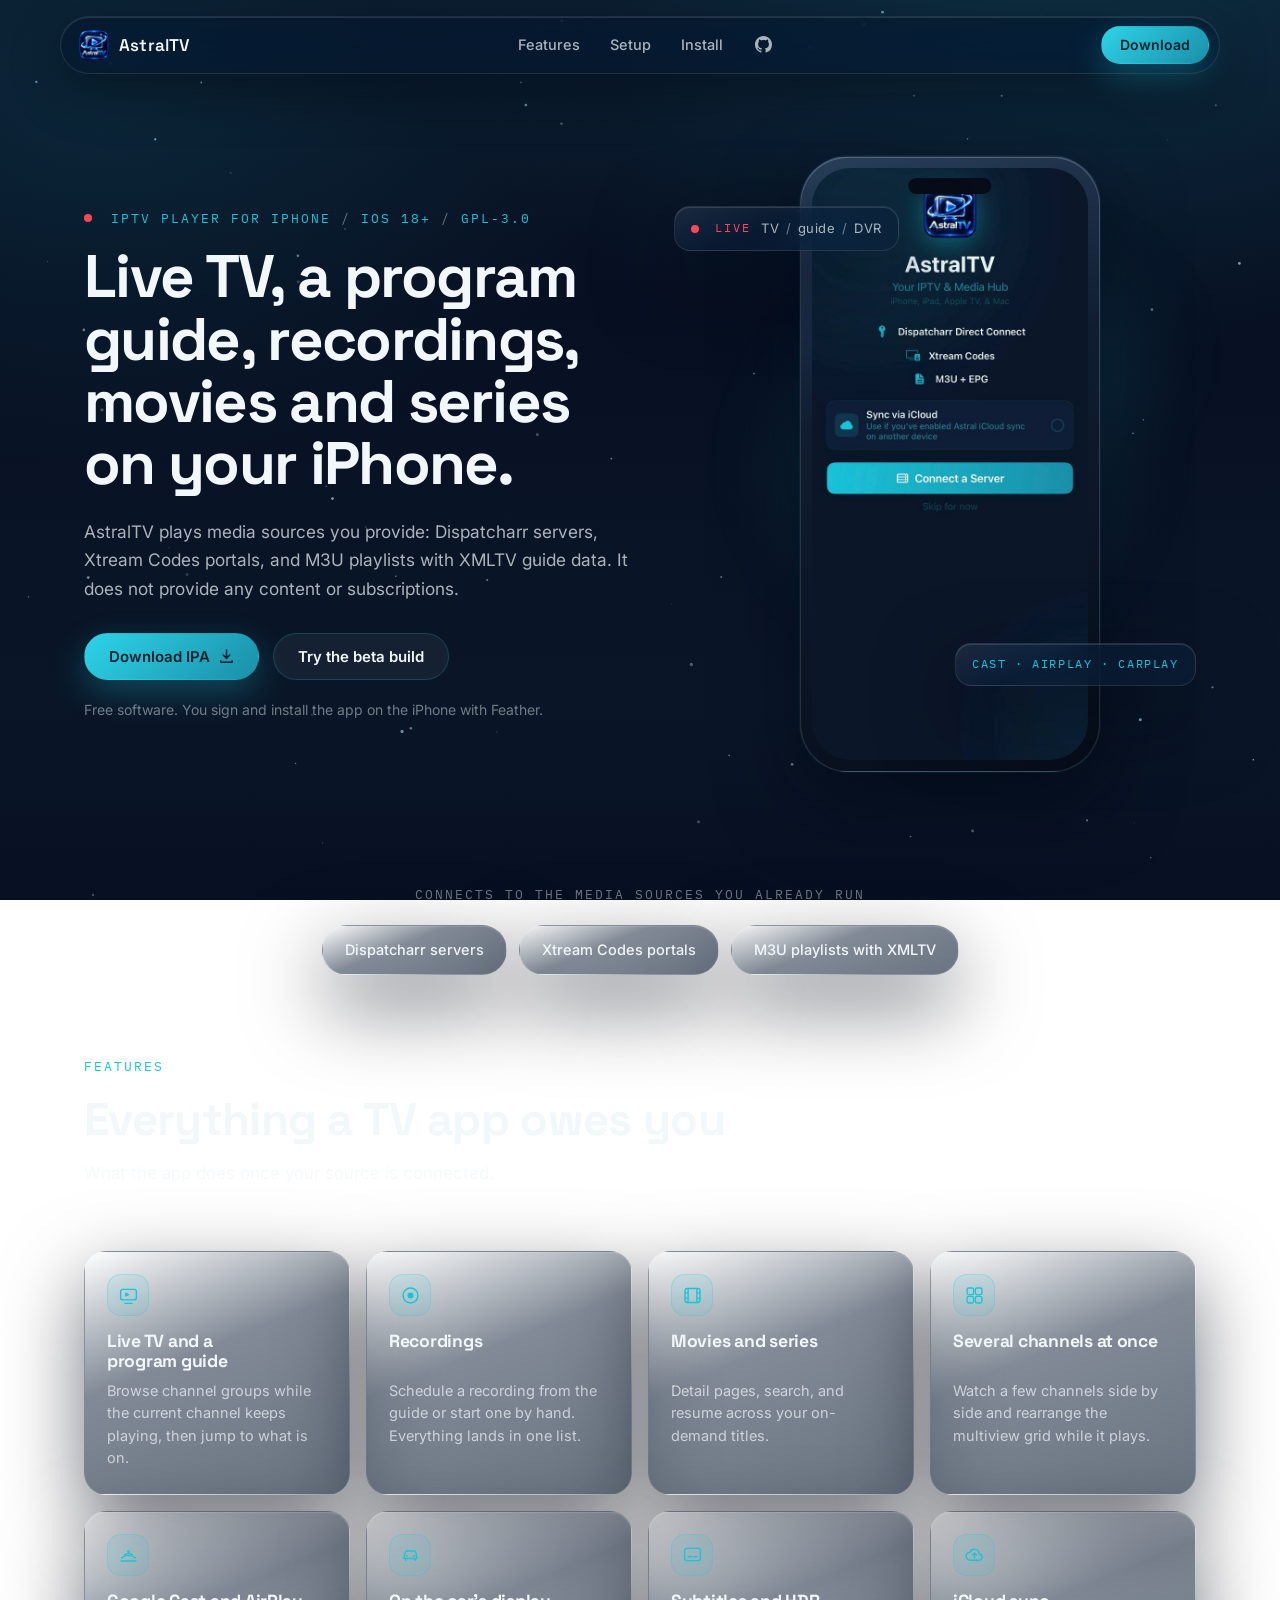
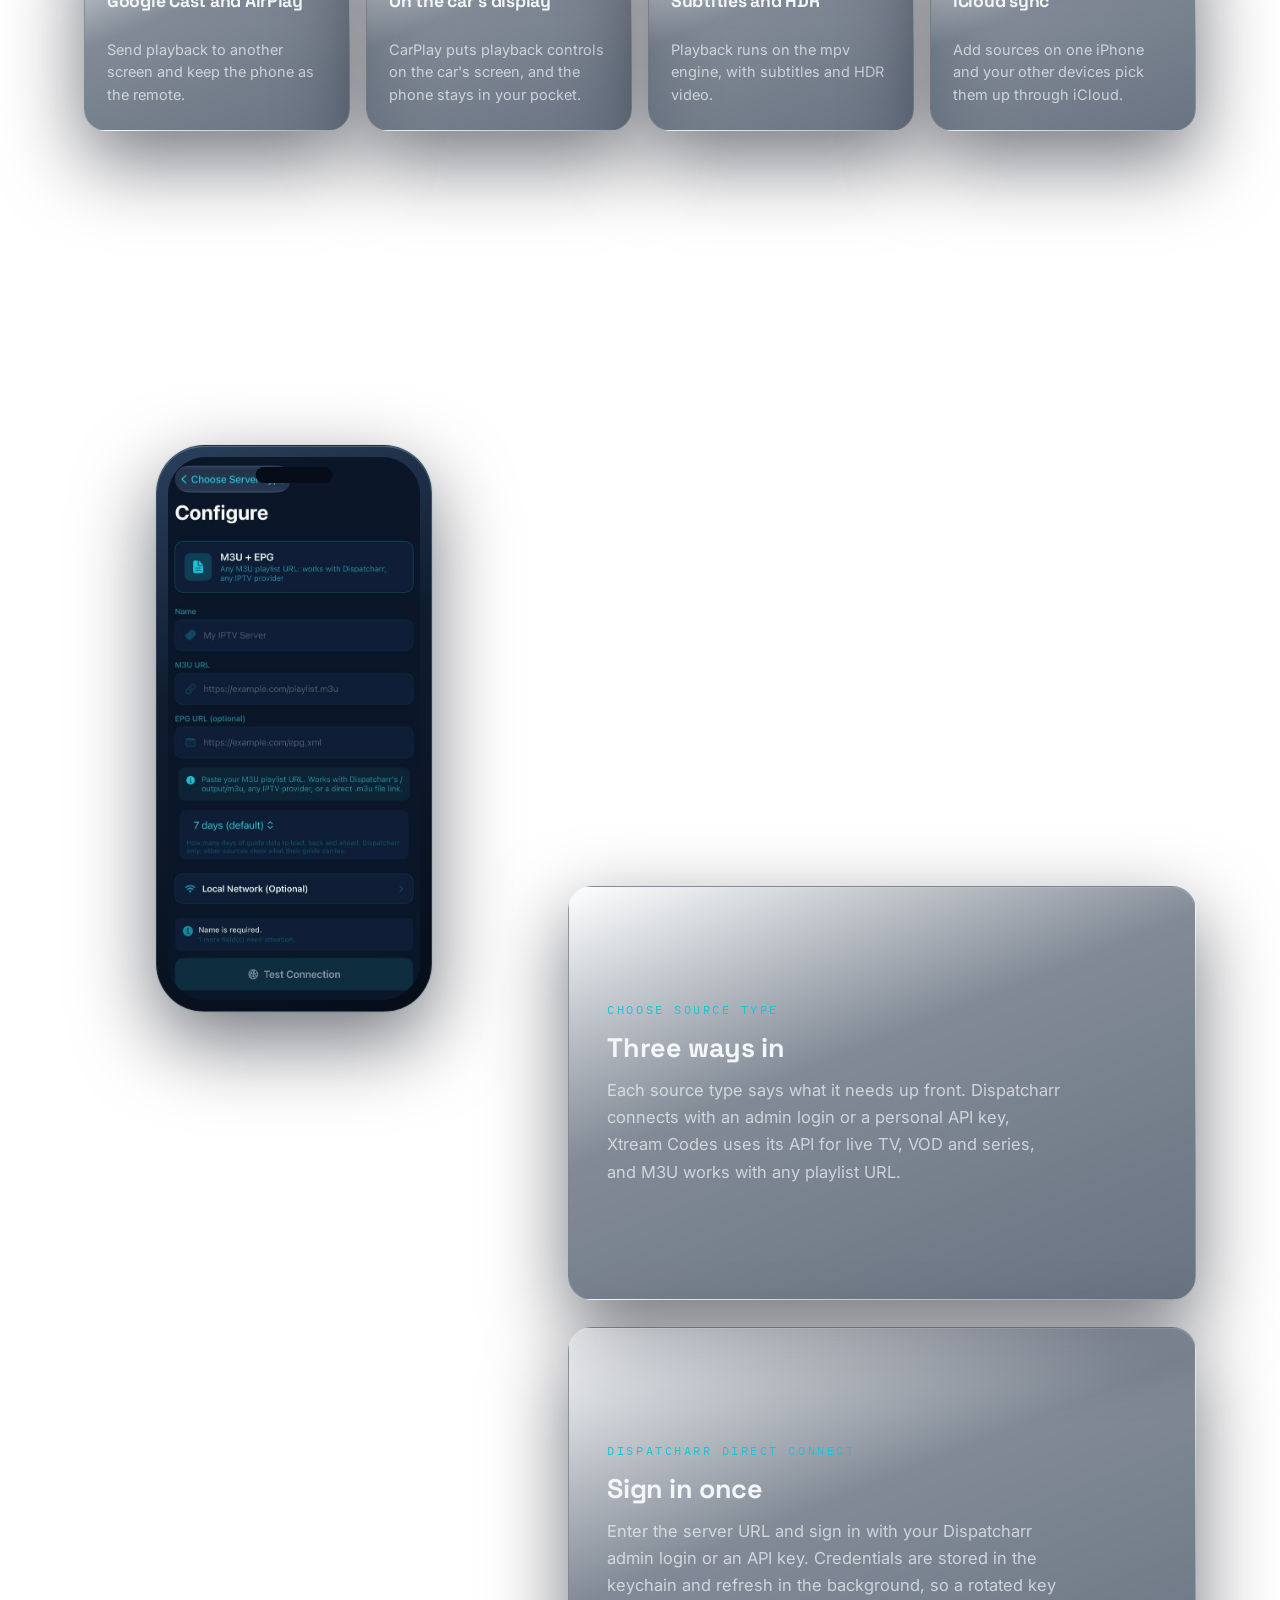
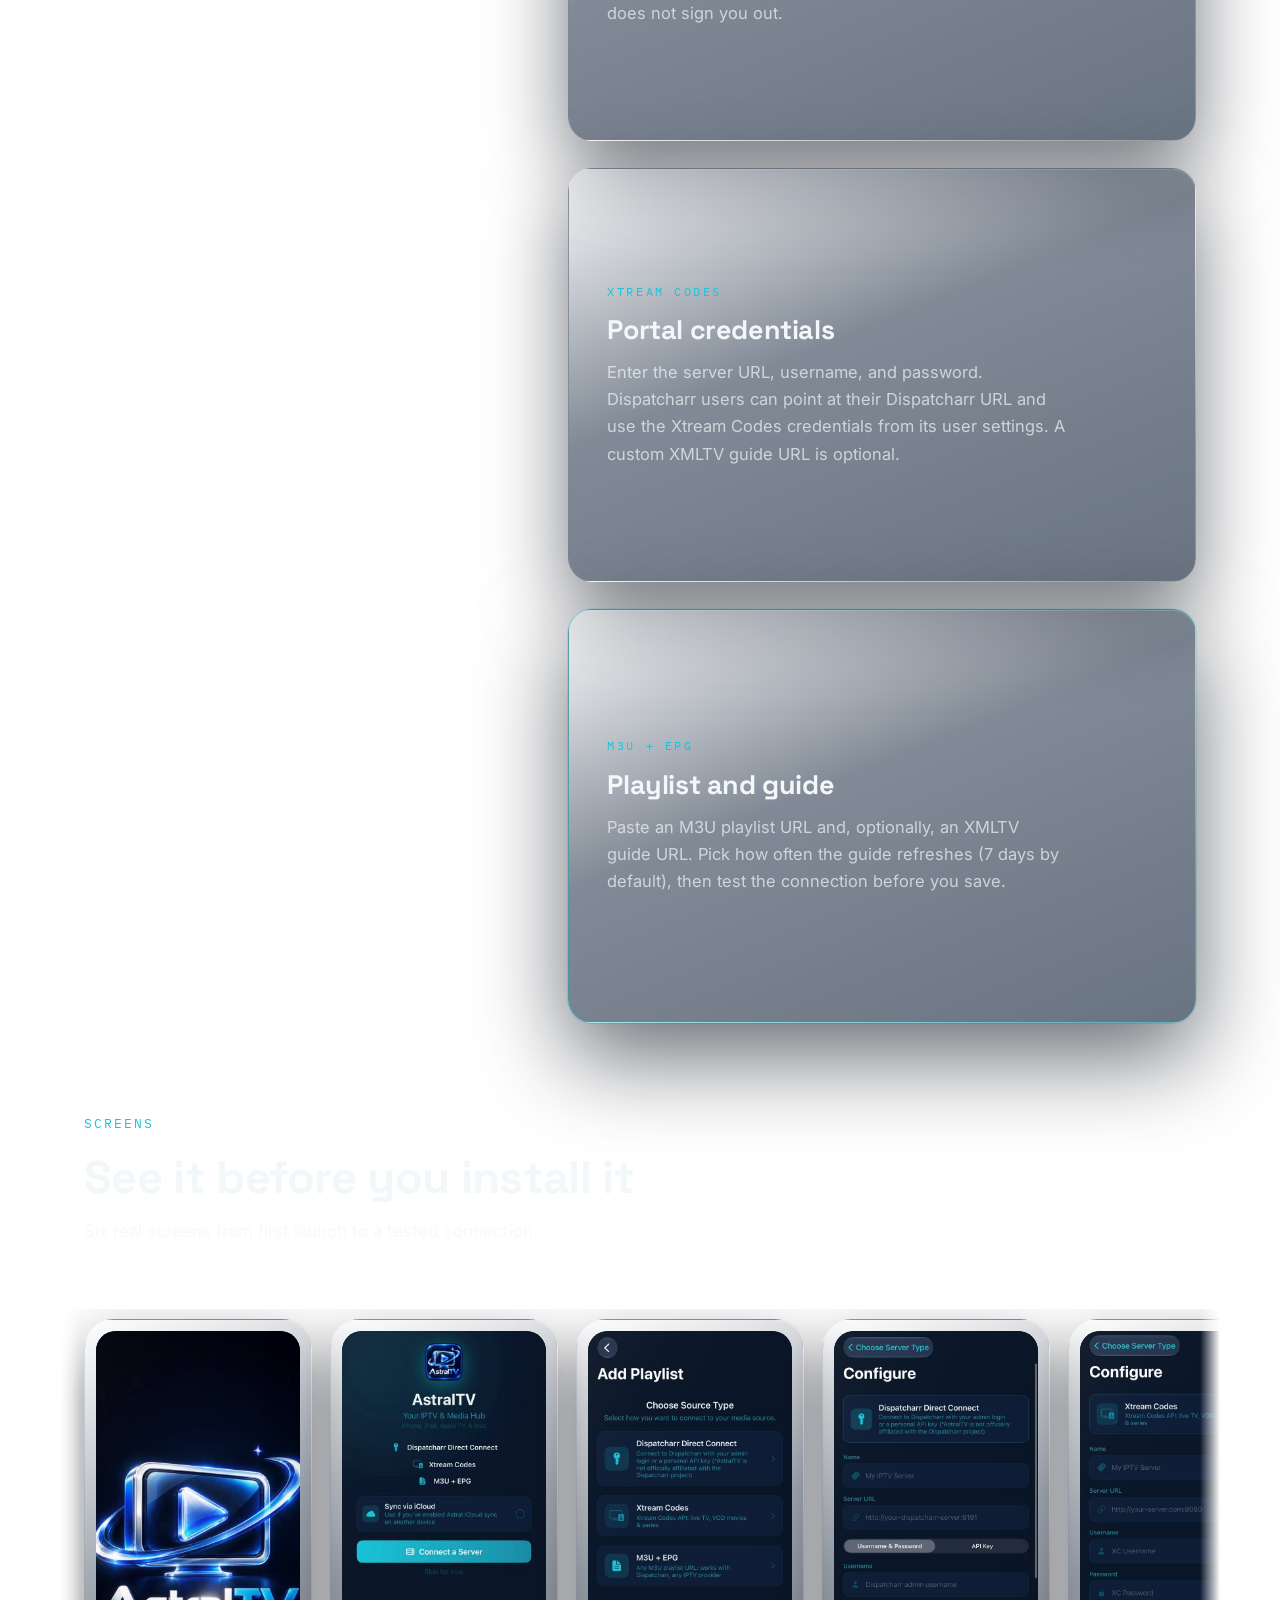
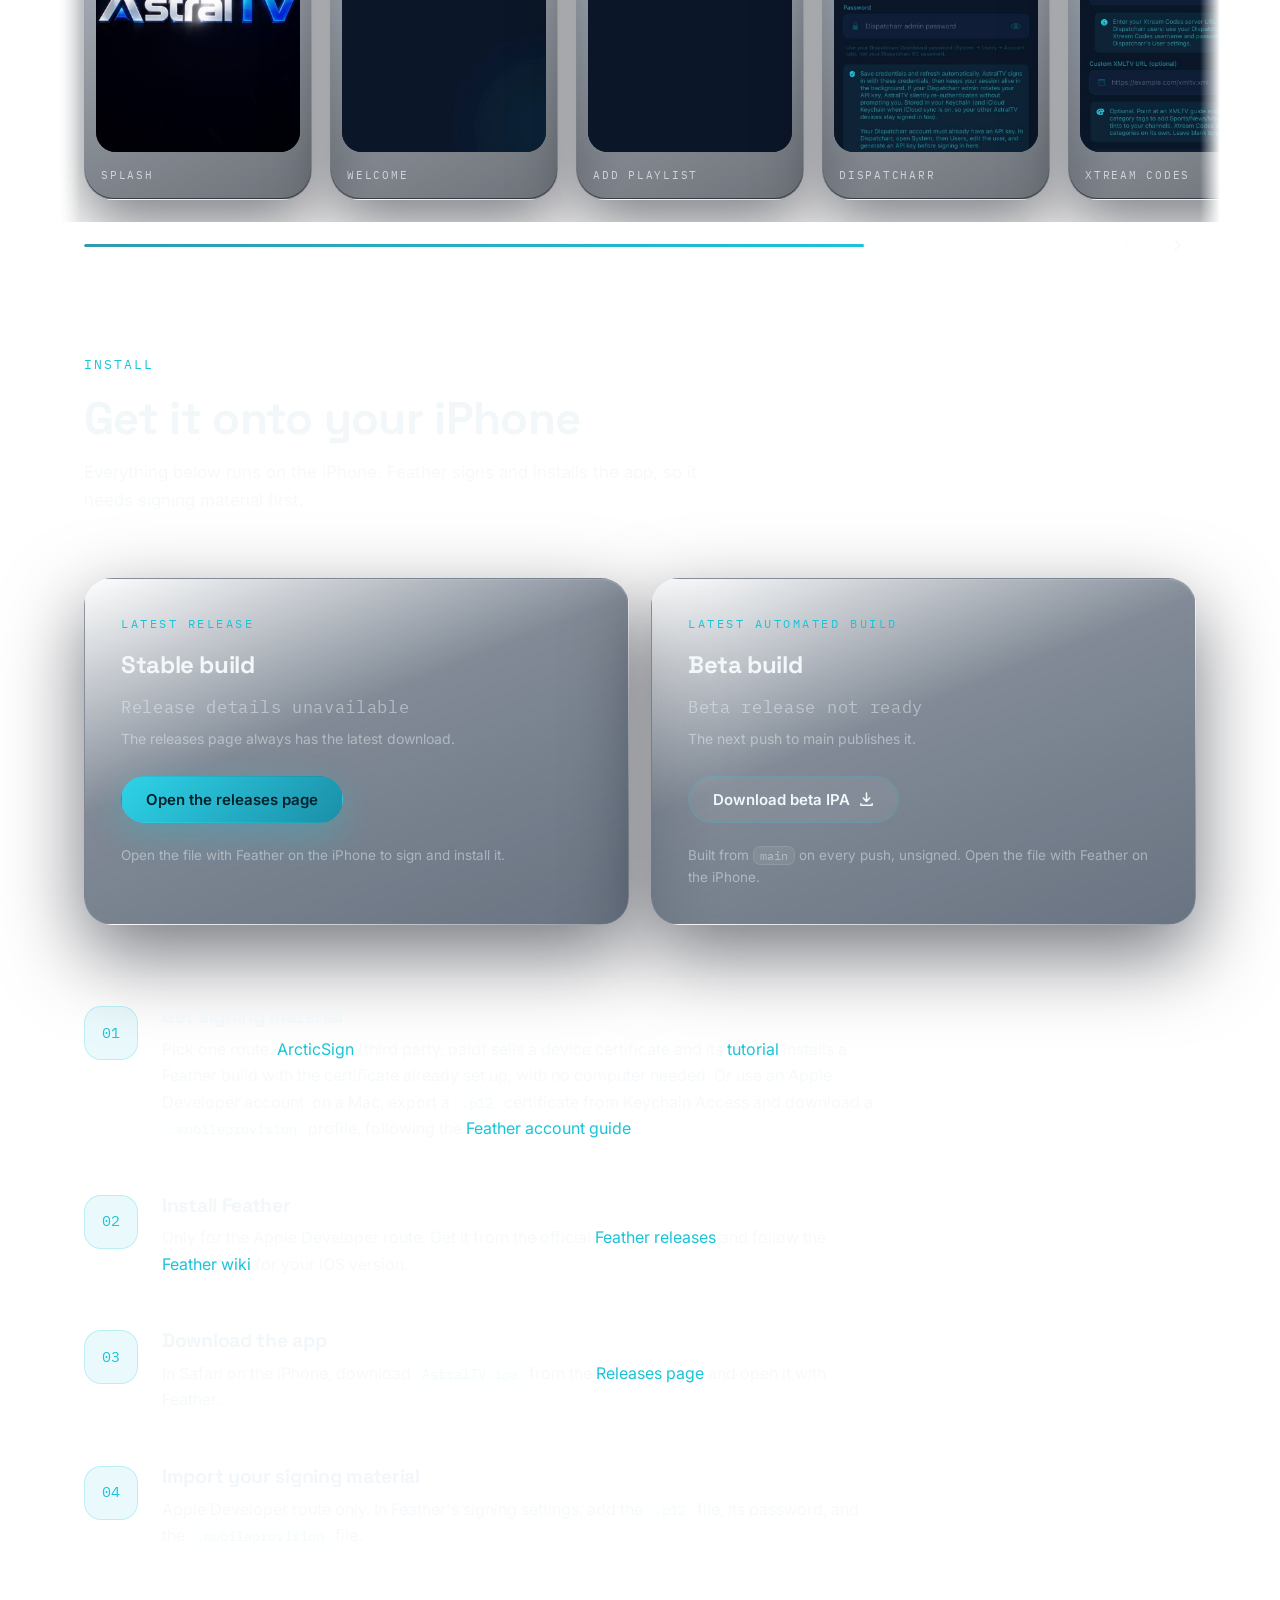
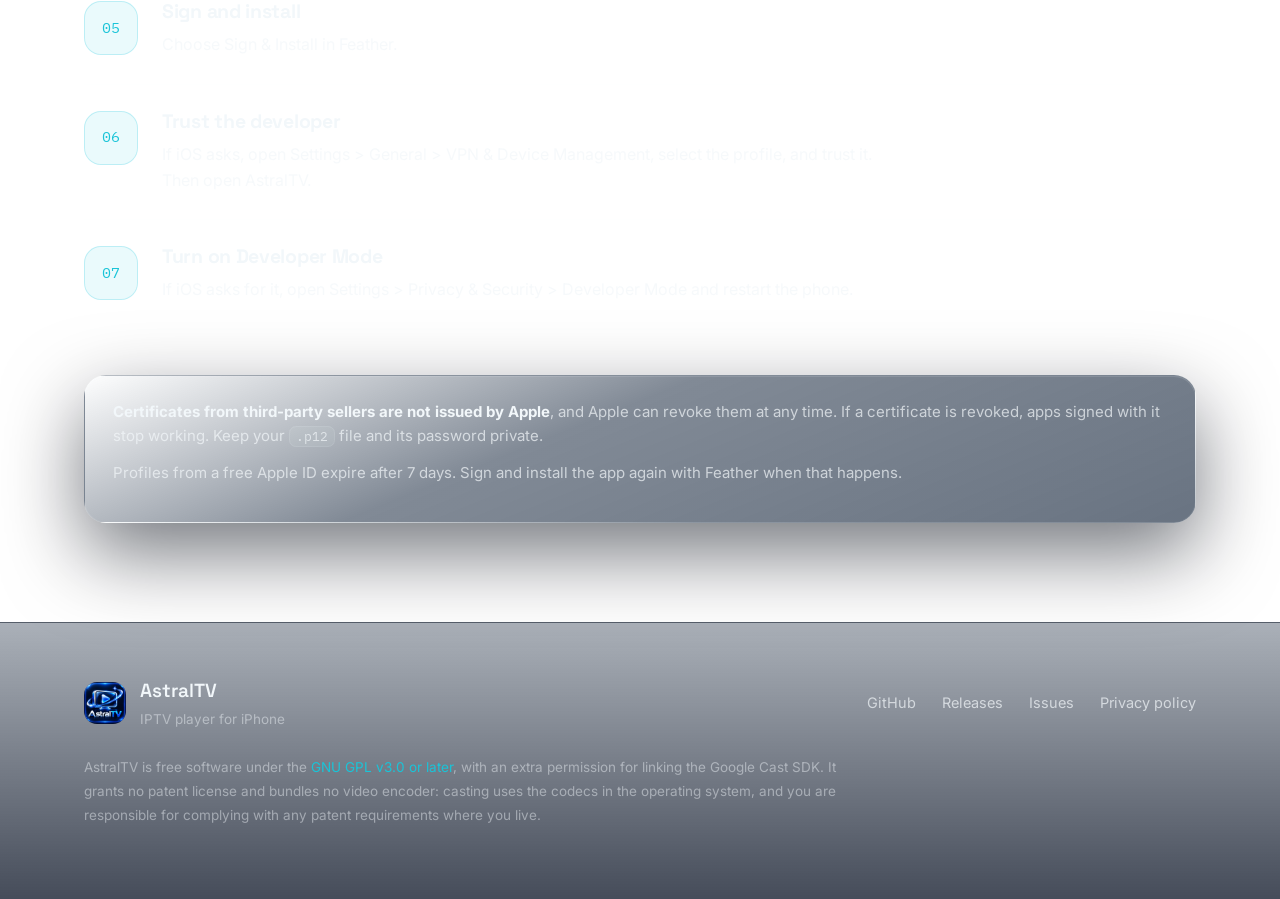
<file: docs/index.html>
<!DOCTYPE html>
<html lang="en">
<head>
  <meta charset="utf-8">
  <meta name="viewport" content="width=device-width, initial-scale=1">
  <title>AstralTV: IPTV player for iPhone</title>
  <meta name="description" content="AstralTV plays live TV, a program guide, recordings, movies and series on iPhone from Dispatcharr, Xtream Codes, and M3U sources you provide. Free software under GPL-3.0.">
  <meta property="og:title" content="AstralTV: IPTV player for iPhone">
  <meta property="og:description" content="Live TV, a program guide, recordings, movies and series on iPhone, from media sources you provide.">
  <meta property="og:image" content="assets/og-banner.jpg">
  <meta property="og:url" content="https://crzx1337.github.io/AstralTV/">
  <meta property="og:type" content="website">
  <meta name="twitter:card" content="summary_large_image">
  <meta name="twitter:title" content="AstralTV: IPTV player for iPhone">
  <meta name="twitter:description" content="Live TV, a program guide, recordings, movies and series on iPhone, from media sources you provide.">
  <meta name="theme-color" content="#0A1628">
  <link rel="icon" type="image/png" sizes="32x32" href="assets/favicon-32.png">
  <link rel="apple-touch-icon" href="assets/logo-256.png">
  <link rel="preconnect" href="https://fonts.googleapis.com">
  <link rel="preconnect" href="https://fonts.gstatic.com" crossorigin>
  <link href="https://fonts.googleapis.com/css2?family=Space+Grotesk:wght@400;500;600;700&family=Inter:wght@400;500;600&family=IBM+Plex+Mono:wght@400;500&display=swap" rel="stylesheet">
  <script>document.documentElement.classList.add("js");</script>
  <link rel="stylesheet" href="assets/site.css">
  <script src="assets/site.js" defer></script>
</head>
<body>
  <canvas id="sky" aria-hidden="true"></canvas>
  <a class="skip-link" href="#main">Skip to content</a>

  <header class="nav" id="top">
    <a class="nav-brand" href="#top" aria-label="AstralTV, back to top">
      <img src="assets/logo-256.png" alt="" width="30" height="30">
      <span>AstralTV</span>
    </a>
    <nav class="nav-links" aria-label="Page sections">
      <a href="#features">Features</a>
      <a href="#setup">Setup</a>
      <a href="#install">Install</a>
      <a href="https://github.com/CRZX1337/AstralTV" class="nav-github" aria-label="GitHub repository">
        <svg viewBox="0 0 16 16" aria-hidden="true" width="17" height="17" fill="currentColor"><path d="M8 0C3.58 0 0 3.58 0 8c0 3.54 2.29 6.53 5.47 7.59.4.07.55-.17.55-.38 0-.19-.01-.82-.01-1.49-2.01.37-2.53-.49-2.69-.94-.09-.23-.48-.94-.82-1.13-.28-.15-.68-.52-.01-.53.63-.01 1.08.58 1.23.82.72 1.21 1.87.87 2.33.66.07-.52.28-.87.51-1.07-1.78-.2-3.64-.89-3.64-3.95 0-.87.31-1.59.82-2.15-.08-.2-.36-1.02.08-2.12 0 0 .67-.21 2.2.82.64-.18 1.32-.27 2-.27.68 0 1.36.09 2 .27 1.53-1.04 2.2-.82 2.2-.82.44 1.1.16 1.92.08 2.12.51.56.82 1.27.82 2.15 0 3.07-1.87 3.75-3.65 3.95.29.25.54.73.54 1.48 0 1.07-.01 1.93-.01 2.2 0 .21.15.46.55.38A8.013 8.013 0 0016 8c0-4.42-3.58-8-8-8z"/></svg>
      </a>
    </nav>
    <a class="btn btn-primary btn-small" href="#download">Download</a>
  </header>

  <main id="main">
    <!-- ============ HERO ============ -->
    <section class="hero">
      <div class="hero-copy">
        <p class="eyebrow load" style="--d:.05s">
          <span class="pulse-dot" aria-hidden="true"></span>
          <span class="eyebrow-items">IPTV player for iPhone <span class="sep">/</span> iOS&nbsp;18+ <span class="sep">/</span> GPL-3.0</span>
        </p>
        <h1 class="load" style="--d:.15s">Live TV, a program guide, recordings, movies and series on your iPhone.</h1>
        <p class="hero-sub load" style="--d:.28s">
          AstralTV plays media sources you provide: Dispatcharr servers, Xtream Codes portals,
          and M3U playlists with XMLTV guide data. It does not provide any content or subscriptions.
        </p>
        <div class="hero-actions load" style="--d:.4s">
          <a class="btn btn-primary" href="https://github.com/CRZX1337/AstralTV/releases/latest">
            Download IPA
            <svg class="i" viewBox="0 0 16 16" aria-hidden="true"><path d="M8 1v9m0 0 3.5-3.5M8 10 4.5 6.5M2 12.5V14h12v-1.5" fill="none" stroke="currentColor" stroke-width="1.6" stroke-linecap="round" stroke-linejoin="round"/></svg>
          </a>
          <a class="btn btn-ghost" href="https://github.com/CRZX1337/AstralTV/releases/download/beta-latest/AstralTV-beta-latest.ipa">Try the beta build</a>
        </div>
        <a class="build-status glass" id="buildStatus" href="https://github.com/CRZX1337/AstralTV/actions/workflows/build-ipa.yml" data-state="unknown" hidden>
          <span class="build-dot" aria-hidden="true"></span>
          <span class="build-label mono">Beta build</span>
          <span class="build-value" id="buildStatusText">checking</span>
          <svg class="build-arrow" viewBox="0 0 16 16" aria-hidden="true"><path d="M4 8h7m0 0-2.6-2.6M11 8l-2.6 2.6" fill="none" stroke="currentColor" stroke-width="1.5" stroke-linecap="round" stroke-linejoin="round"/></svg>
        </a>
        <p class="hero-note load" style="--d:.5s">Free software. You sign and install the app on the iPhone with Feather.</p>
      </div>

      <div class="hero-stage load" style="--d:.32s">
        <div class="hero-aura" aria-hidden="true"></div>
        <div class="device device-hero tilt" id="heroDevice">
          <div class="device-frame">
            <div class="device-notch" aria-hidden="true"></div>
            <div class="device-screen">
              <img src="screenshots/iphone/02.jpg" width="656" height="1280" fetchpriority="high" alt="AstralTV welcome screen offering Dispatcharr, Xtream Codes, and M3U sources, with an option to sync over iCloud">
            </div>
          </div>
        </div>
        <div class="hero-badge glass tilt" aria-hidden="true">
          <span class="badge-live"><span class="pulse-dot"></span>LIVE</span>
          <span class="badge-text">TV <i>/</i> guide <i>/</i> DVR</span>
        </div>
        <div class="hero-badge hero-badge-2 glass tilt" aria-hidden="true">
          <span class="badge-text mono">CAST · AIRPLAY · CARPLAY</span>
        </div>
      </div>
    </section>

    <!-- ============ SOURCES ============ -->
    <section class="sources" aria-label="Supported media sources">
      <p class="sources-label reveal">Connects to the media sources you already run</p>
      <ul class="source-chips reveal">
        <li class="chip glass">Dispatcharr servers</li>
        <li class="chip glass">Xtream Codes portals</li>
        <li class="chip glass">M3U playlists with XMLTV</li>
      </ul>
    </section>

    <!-- ============ FEATURES ============ -->
    <section class="features" id="features">
      <div class="section-head reveal">
        <p class="eyebrow">Features</p>
        <h2>Everything a TV app owes you</h2>
        <p class="section-sub">What the app does once your source is connected.</p>
      </div>

      <div class="feature-grid">
        <article class="feature glass reveal">
          <span class="feature-icon" aria-hidden="true">
            <svg viewBox="0 0 24 24"><rect x="3" y="5" width="18" height="12" rx="2.5"/><path d="M8 21h8M9 9.5v3l3-1.5z"/></svg>
          </span>
          <h3>Live TV and a program guide</h3>
          <p>Browse channel groups while the current channel keeps playing, then jump to what is on.</p>
        </article>
        <article class="feature glass reveal">
          <span class="feature-icon" aria-hidden="true">
            <svg viewBox="0 0 24 24"><circle cx="12" cy="12" r="8.5"/><circle cx="12" cy="12" r="3.5" fill="currentColor" stroke="none"/></svg>
          </span>
          <h3>Recordings</h3>
          <p>Schedule a recording from the guide or start one by hand. Everything lands in one list.</p>
        </article>
        <article class="feature glass reveal">
          <span class="feature-icon" aria-hidden="true">
            <svg viewBox="0 0 24 24"><rect x="3.5" y="4" width="17" height="16" rx="2.5"/><path d="M7 4v16M17 4v16M3.5 9h3.5M3.5 15h3.5M17 9h3.5M17 15h3.5"/></svg>
          </span>
          <h3>Movies and series</h3>
          <p>Detail pages, search, and resume across your on-demand titles.</p>
        </article>
        <article class="feature glass reveal">
          <span class="feature-icon" aria-hidden="true">
            <svg viewBox="0 0 24 24"><rect x="3.5" y="3.5" width="7.5" height="7.5" rx="1.8"/><rect x="13" y="3.5" width="7.5" height="7.5" rx="1.8"/><rect x="3.5" y="13" width="7.5" height="7.5" rx="1.8"/><rect x="13" y="13" width="7.5" height="7.5" rx="1.8"/></svg>
          </span>
          <h3>Several channels at once</h3>
          <p>Watch a few channels side by side and rearrange the multiview grid while it plays.</p>
        </article>
        <article class="feature glass reveal">
          <span class="feature-icon" aria-hidden="true">
            <svg viewBox="0 0 24 24"><path d="M3.5 19.5h17M4 16a12 12 0 0 1 16 0"/><path d="M7.5 12.5a8 8 0 0 1 9 0"/><circle cx="12" cy="8.8" r="1.6" fill="currentColor" stroke="none"/></svg>
          </span>
          <h3>Google Cast and AirPlay</h3>
          <p>Send playback to another screen and keep the phone as the remote.</p>
        </article>
        <article class="feature glass reveal">
          <span class="feature-icon" aria-hidden="true">
            <svg viewBox="0 0 24 24"><path d="M5 16.5h14M6.5 16.5v2M17.5 16.5v2M4.5 16.5 6 9.5a2 2 0 0 1 2-1.5h8a2 2 0 0 1 2 1.5l1.5 7"/><circle cx="8" cy="13.5" r="1" fill="currentColor" stroke="none"/><circle cx="16" cy="13.5" r="1" fill="currentColor" stroke="none"/></svg>
          </span>
          <h3>On the car's display</h3>
          <p>CarPlay puts playback controls on the car's screen, and the phone stays in your pocket.</p>
        </article>
        <article class="feature glass reveal">
          <span class="feature-icon" aria-hidden="true">
            <svg viewBox="0 0 24 24"><rect x="3" y="5" width="18" height="14" rx="2.5"/><path d="M7 14.5h4M13.5 14.5h3.5"/></svg>
          </span>
          <h3>Subtitles and HDR</h3>
          <p>Playback runs on the mpv engine, with subtitles and HDR video.</p>
        </article>
        <article class="feature glass reveal">
          <span class="feature-icon" aria-hidden="true">
            <svg viewBox="0 0 24 24"><path d="M7 18.5h10a3.5 3.5 0 0 0 .4-7A5.5 5.5 0 0 0 6.8 9.5 4 4 0 0 0 7 18.5Z"/><path d="M12 16v-5.5M9.9 12.6 12 10.5l2.1 2.1"/></svg>
          </span>
          <h3>iCloud sync</h3>
          <p>Add sources on one iPhone and your other devices pick them up through iCloud.</p>
        </article>
      </div>
    </section>

    <!-- ============ SETUP STORY ============ -->
    <section class="tour" id="setup">
      <div class="section-head reveal">
        <p class="eyebrow">Setup</p>
        <h2>Connect a source, screen by screen</h2>
        <p class="section-sub">AstralTV starts empty. Scroll through the whole flow, from first launch to a tested connection.</p>
      </div>

      <div class="tour-grid">
        <div class="tour-sticky">
          <div class="device device-tour" id="tourDevice">
            <div class="device-frame">
              <div class="device-notch" aria-hidden="true"></div>
              <div class="device-screen" id="tourScreen">
                <img class="tour-shot is-active" src="screenshots/iphone/02.jpg" width="656" height="1280" loading="lazy" alt="" data-i="0">
                <img class="tour-shot" src="screenshots/iphone/03.jpg" width="620" height="1280" loading="lazy" alt="" data-i="1">
                <img class="tour-shot" src="screenshots/iphone/04.jpg" width="620" height="1280" loading="lazy" alt="" data-i="2">
                <img class="tour-shot" src="screenshots/iphone/05.jpg" width="620" height="1280" loading="lazy" alt="" data-i="3">
                <img class="tour-shot" src="screenshots/iphone/06.jpg" width="620" height="1280" loading="lazy" alt="" data-i="4">
              </div>
            </div>
          </div>
        </div>

        <div class="tour-steps">
          <article class="panel glass reveal" data-screen="0">
            <p class="panel-meta mono">Add a server</p>
            <h3>Start with the source you have</h3>
            <p>Connect a Dispatcharr server, an Xtream Codes portal, or an M3U playlist. If you enable iCloud sync, a setup made on one device carries over to the rest.</p>
          </article>
          <article class="panel glass reveal" data-screen="1">
            <p class="panel-meta mono">Choose source type</p>
            <h3>Three ways in</h3>
            <p>Each source type says what it needs up front. Dispatcharr connects with an admin login or a personal API key, Xtream Codes uses its API for live TV, VOD and series, and M3U works with any playlist URL.</p>
          </article>
          <article class="panel glass reveal" data-screen="2">
            <p class="panel-meta mono">Dispatcharr direct connect</p>
            <h3>Sign in once</h3>
            <p>Enter the server URL and sign in with your Dispatcharr admin login or an API key. Credentials are stored in the keychain and refresh in the background, so a rotated key does not sign you out.</p>
          </article>
          <article class="panel glass reveal" data-screen="3">
            <p class="panel-meta mono">Xtream Codes</p>
            <h3>Portal credentials</h3>
            <p>Enter the server URL, username, and password. Dispatcharr users can point at their Dispatcharr URL and use the Xtream Codes credentials from its user settings. A custom XMLTV guide URL is optional.</p>
          </article>
          <article class="panel glass reveal" data-screen="4">
            <p class="panel-meta mono">M3U + EPG</p>
            <h3>Playlist and guide</h3>
            <p>Paste an M3U playlist URL and, optionally, an XMLTV guide URL. Pick how often the guide refreshes (7 days by default), then test the connection before you save.</p>
          </article>
        </div>
      </div>
    </section>

    <!-- ============ SCREENS ============ -->
    <section class="screens" id="screens">
      <div class="section-head reveal">
        <p class="eyebrow">Screens</p>
        <h2>See it before you install it</h2>
        <p class="section-sub">Six real screens from first launch to a tested connection.</p>
      </div>
      <div class="rail-shell reveal">
        <ul class="rail" id="shotRail" tabindex="0" aria-label="App screenshots, scroll sideways">
          <li class="shot">
            <figure class="shot-card">
              <div class="shot-media">
                <img src="screenshots/iphone/01.jpg" width="656" height="1280" loading="lazy" alt="AstralTV splash screen with the glowing app logo">
                <span class="shot-glare" aria-hidden="true"></span>
              </div>
              <figcaption class="shot-cap">Splash</figcaption>
            </figure>
          </li>
          <li class="shot">
            <figure class="shot-card">
              <div class="shot-media">
                <img src="screenshots/iphone/02.jpg" width="656" height="1280" loading="lazy" alt="Welcome screen offering Dispatcharr, Xtream Codes, and M3U sources, with iCloud sync">
                <span class="shot-glare" aria-hidden="true"></span>
              </div>
              <figcaption class="shot-cap">Welcome</figcaption>
            </figure>
          </li>
          <li class="shot">
            <figure class="shot-card">
              <div class="shot-media">
                <img src="screenshots/iphone/03.jpg" width="620" height="1280" loading="lazy" alt="Add Playlist screen listing the three source types to connect">
                <span class="shot-glare" aria-hidden="true"></span>
              </div>
              <figcaption class="shot-cap">Add playlist</figcaption>
            </figure>
          </li>
          <li class="shot">
            <figure class="shot-card">
              <div class="shot-media">
                <img src="screenshots/iphone/04.jpg" width="620" height="1280" loading="lazy" alt="Dispatcharr Direct Connect settings with name, server URL, and sign-in fields">
                <span class="shot-glare" aria-hidden="true"></span>
              </div>
              <figcaption class="shot-cap">Dispatcharr</figcaption>
            </figure>
          </li>
          <li class="shot">
            <figure class="shot-card">
              <div class="shot-media">
                <img src="screenshots/iphone/05.jpg" width="620" height="1280" loading="lazy" alt="Xtream Codes settings with server URL, username, password, and custom XMLTV fields">
                <span class="shot-glare" aria-hidden="true"></span>
              </div>
              <figcaption class="shot-cap">Xtream Codes</figcaption>
            </figure>
          </li>
          <li class="shot">
            <figure class="shot-card">
              <div class="shot-media">
                <img src="screenshots/iphone/06.jpg" width="620" height="1280" loading="lazy" alt="M3U and EPG settings with playlist URL, XMLTV URL, refresh interval, and a connection test">
                <span class="shot-glare" aria-hidden="true"></span>
              </div>
              <figcaption class="shot-cap">M3U + EPG</figcaption>
            </figure>
          </li>
        </ul>
        <div class="rail-bar">
          <span class="rail-track" aria-hidden="true"><span class="rail-fill" id="railFill"></span></span>
          <button class="rail-btn" type="button" data-rail="-1" aria-label="Previous screenshots" aria-controls="shotRail">
            <svg viewBox="0 0 16 16" aria-hidden="true"><path d="M10 3 5 8l5 5" fill="none" stroke="currentColor" stroke-width="1.7" stroke-linecap="round" stroke-linejoin="round"/></svg>
          </button>
          <button class="rail-btn" type="button" data-rail="1" aria-label="Next screenshots" aria-controls="shotRail">
            <svg viewBox="0 0 16 16" aria-hidden="true"><path d="M6 3l5 5-5 5" fill="none" stroke="currentColor" stroke-width="1.7" stroke-linecap="round" stroke-linejoin="round"/></svg>
          </button>
        </div>
      </div>
    </section>

    <!-- ============ INSTALL ============ -->
    <section class="install" id="install">
      <div class="section-head reveal">
        <p class="eyebrow">Install</p>
        <h2>Get it onto your iPhone</h2>
        <p class="section-sub">Everything below runs on the iPhone. Feather signs and installs the app, so it needs signing material first.</p>
      </div>

      <div class="dl-cards" id="download">
        <article class="glass dl-card reveal" id="stableCard">
          <p class="panel-meta mono">Latest release</p>
          <h3>Stable build</h3>
          <p class="dl-version mono" id="releaseVersion">Checking the releases page…</p>
          <p class="dl-date" id="releaseDate"></p>
          <a class="btn btn-primary" id="releaseLink" href="https://github.com/CRZX1337/AstralTV/releases/latest">
            Download <code>AstralTV.ipa</code>
          </a>
          <p class="dl-note">Open the file with Feather on the iPhone to sign and install it.</p>
        </article>

        <article class="glass dl-card reveal" id="betaCard">
          <p class="panel-meta mono">Latest automated build</p>
          <h3>Beta build</h3>
          <p class="dl-version mono" id="betaVersion">Checking the beta release…</p>
          <p class="dl-date" id="betaDate"></p>
          <a class="btn btn-ghost" id="betaLink" href="https://github.com/CRZX1337/AstralTV/releases/download/beta-latest/AstralTV-beta-latest.ipa">
            Download beta IPA
            <svg class="i" viewBox="0 0 16 16" aria-hidden="true"><path d="M8 1v9m0 0 3.5-3.5M8 10 4.5 6.5M2 12.5V14h12v-1.5" fill="none" stroke="currentColor" stroke-width="1.6" stroke-linecap="round" stroke-linejoin="round"/></svg>
          </a>
          <p class="dl-note">Built from <code>main</code> on every push, unsigned. Open the file with Feather on the iPhone.</p>
        </article>
      </div>

      <ol class="steps reveal">
        <li class="step">
          <h3>Get signing material</h3>
          <p>Pick one route. <a href="https://arcticsign.app/">ArcticSign</a> (third party, paid) sells a device certificate and its <a href="https://arcticsign.app/tutorial">tutorial</a> installs a Feather build with the certificate already set up, with no computer needed. Or use an Apple Developer account: on a Mac, export a <code>.p12</code> certificate from Keychain Access and download a <code>.mobileprovision</code> profile, following the <a href="https://github.com/claration/Feather/wiki/Using-an-Apple-Developer-Account">Feather account guide</a>.</p>
        </li>
        <li class="step">
          <h3>Install Feather</h3>
          <p>Only for the Apple Developer route. Get it from the official <a href="https://github.com/claration/Feather/releases">Feather releases</a> and follow the <a href="https://github.com/claration/Feather/wiki">Feather wiki</a> for your iOS version.</p>
        </li>
        <li class="step">
          <h3>Download the app</h3>
          <p>In Safari on the iPhone, download <code>AstralTV.ipa</code> from the <a href="https://github.com/CRZX1337/AstralTV/releases">Releases page</a> and open it with Feather.</p>
        </li>
        <li class="step">
          <h3>Import your signing material</h3>
          <p>Apple Developer route only. In Feather's signing settings, add the <code>.p12</code> file, its password, and the <code>.mobileprovision</code> file.</p>
        </li>
        <li class="step">
          <h3>Sign and install</h3>
          <p>Choose Sign &amp; Install in Feather.</p>
        </li>
        <li class="step">
          <h3>Trust the developer</h3>
          <p>If iOS asks, open Settings &gt; General &gt; VPN &amp; Device Management, select the profile, and trust it. Then open AstralTV.</p>
        </li>
        <li class="step">
          <h3>Turn on Developer Mode</h3>
          <p>If iOS asks for it, open Settings &gt; Privacy &amp; Security &gt; Developer Mode and restart the phone.</p>
        </li>
      </ol>

      <div class="glass callout reveal">
        <p><strong>Certificates from third-party sellers are not issued by Apple</strong>, and Apple can revoke them at any time. If a certificate is revoked, apps signed with it stop working. Keep your <code>.p12</code> file and its password private.</p>
        <p>Profiles from a free Apple ID expire after 7 days. Sign and install the app again with Feather when that happens.</p>
      </div>
    </section>
  </main>

  <!-- ============ FOOTER ============ -->
  <footer class="footer">
    <div class="footer-inner">
      <div class="footer-brand">
        <img src="assets/logo-256.png" alt="" width="42" height="42">
        <div>
          <p class="footer-name">AstralTV</p>
          <p class="footer-tag">IPTV player for iPhone</p>
        </div>
      </div>
      <nav class="footer-links" aria-label="Footer">
        <a href="https://github.com/CRZX1337/AstralTV">GitHub</a>
        <a href="https://github.com/CRZX1337/AstralTV/releases">Releases</a>
        <a href="https://github.com/CRZX1337/AstralTV/issues">Issues</a>
        <a href="PrivacyPolicy/">Privacy policy</a>
      </nav>
      <p class="footer-legal">
        AstralTV is free software under the
        <a href="https://github.com/CRZX1337/AstralTV/blob/main/LICENSE">GNU GPL v3.0 or later</a>,
        with an extra permission for linking the Google Cast SDK.
        It grants no patent license and bundles no video encoder: casting uses the codecs in the operating system,
        and you are responsible for complying with any patent requirements where you live.
      </p>
    </div>
  </footer>
</body>
</html>
</file>
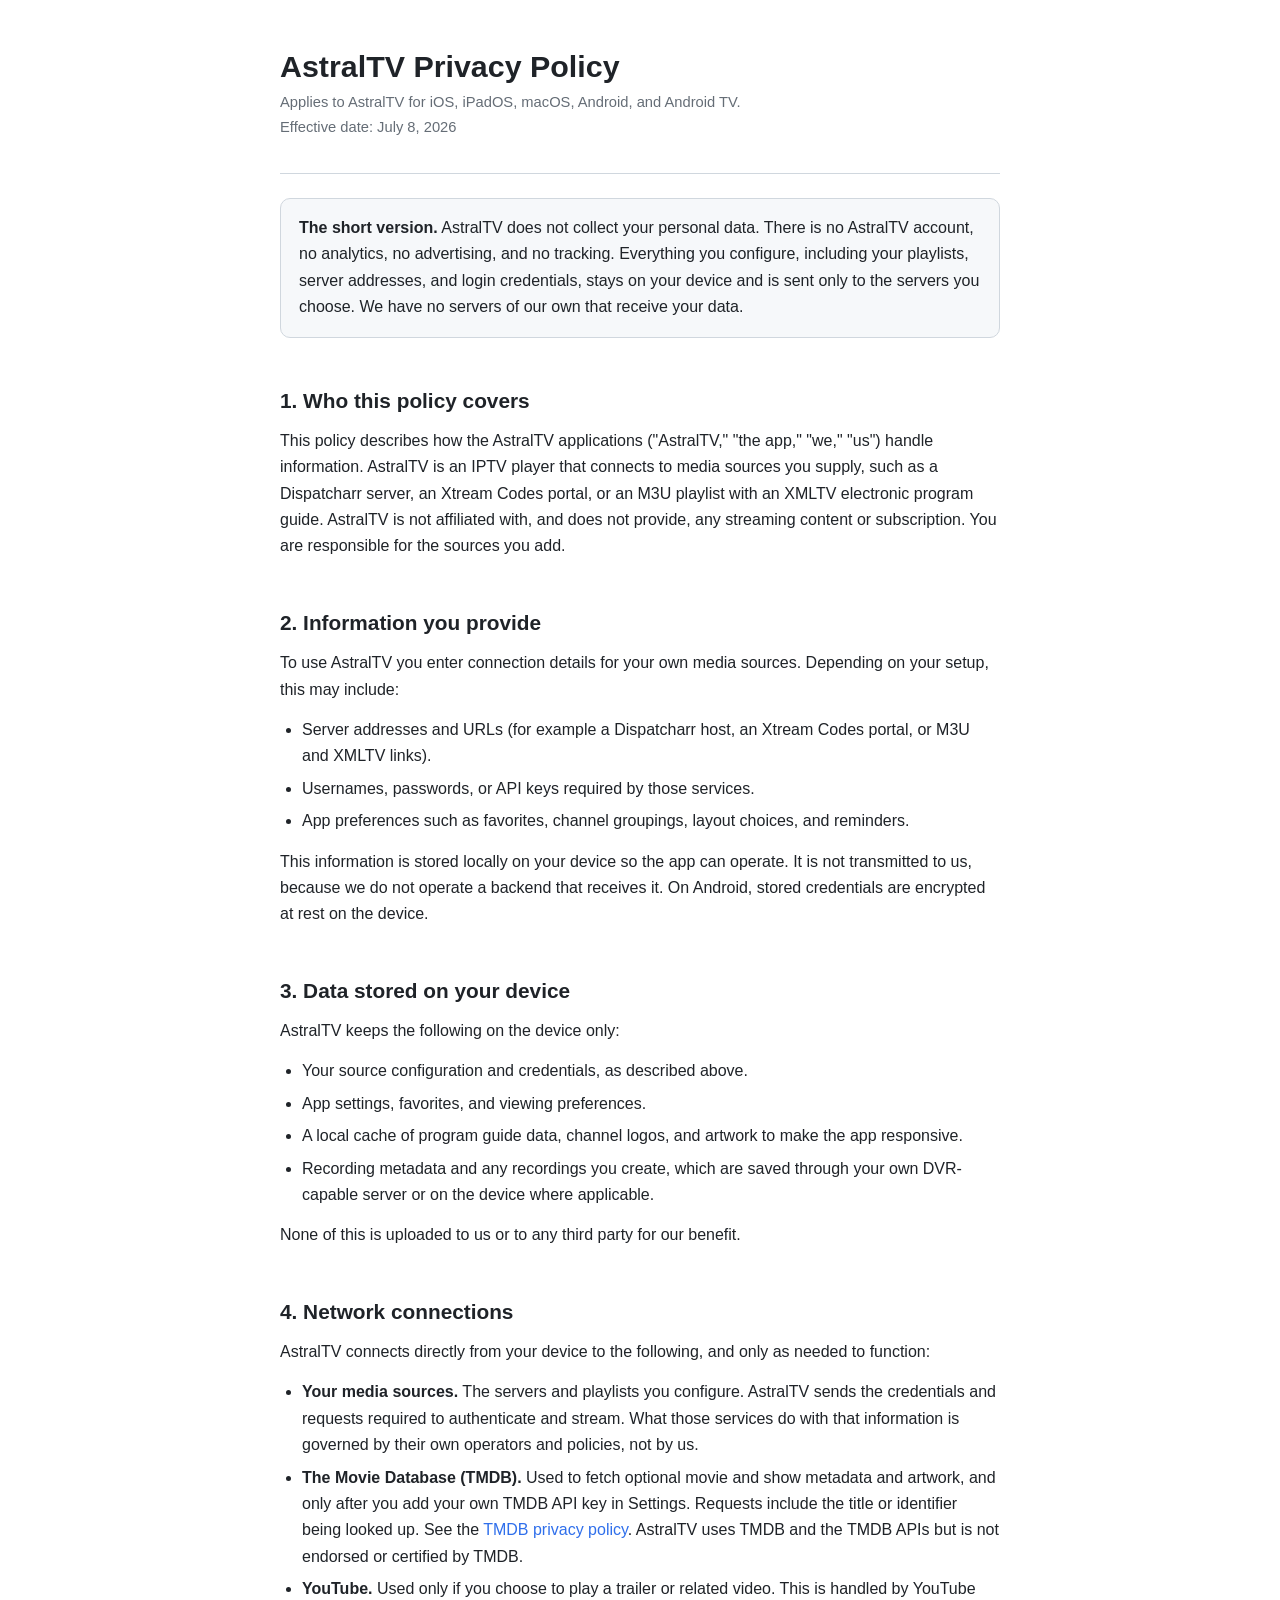
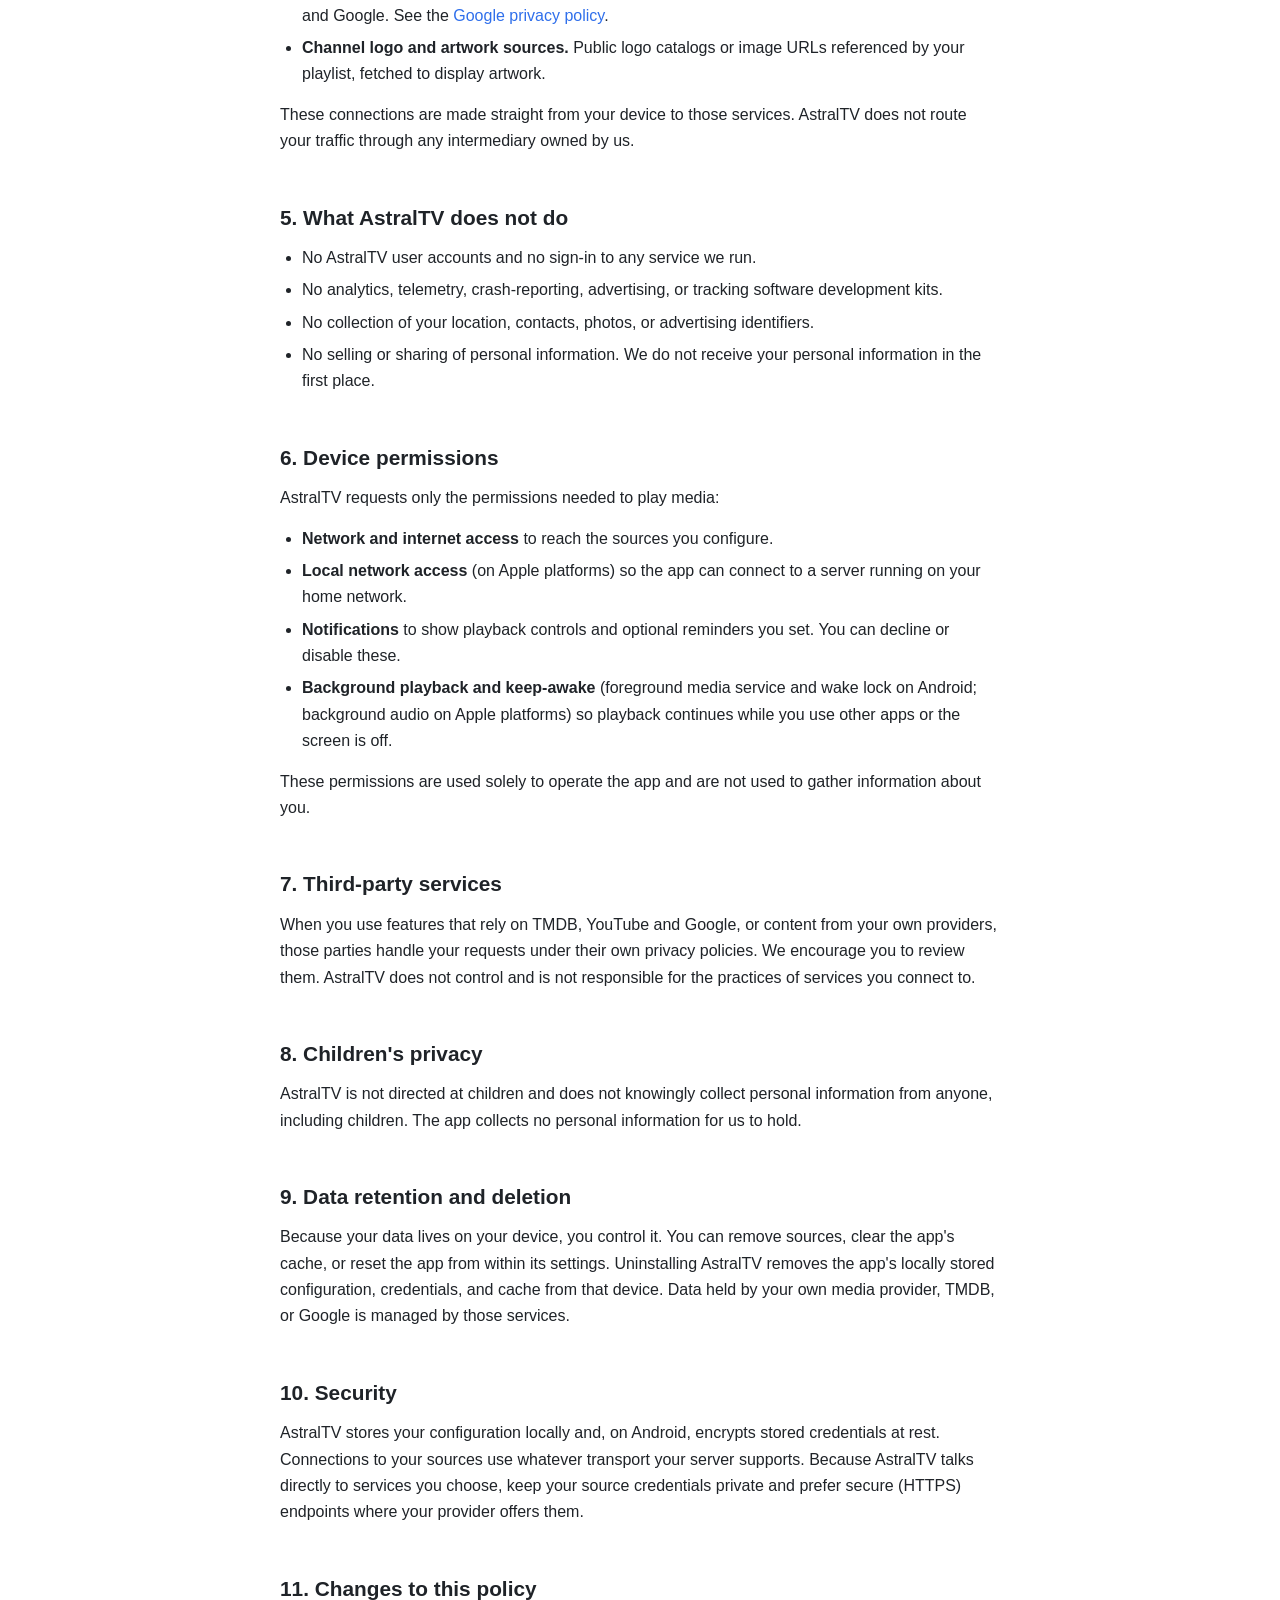
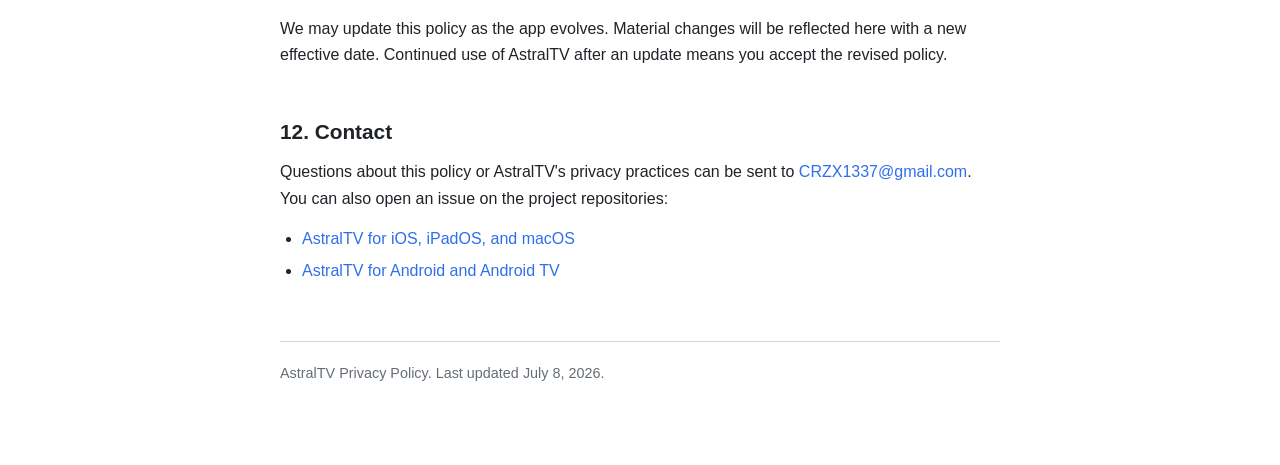
<file: docs/PrivacyPolicy/index.html>
<!DOCTYPE html>
<html lang="en">
<head>
  <meta charset="utf-8">
  <meta name="viewport" content="width=device-width, initial-scale=1">
  <title>AstralTV Privacy Policy</title>
  <meta name="description" content="Privacy policy for the AstralTV IPTV apps for iOS, iPadOS, macOS, Android, and Android TV.">
  <style>
    :root {
      --bg: #ffffff;
      --surface: #f6f8fa;
      --border: #d0d7de;
      --text: #1f2328;
      --muted: #656d76;
      --accent: #2f6feb;
      --maxw: 760px;
    }
    @media (prefers-color-scheme: dark) {
      :root {
        --bg: #0d1117;
        --surface: #161b22;
        --border: #30363d;
        --text: #e6edf3;
        --muted: #9198a1;
        --accent: #4f8bff;
      }
    }
    * { box-sizing: border-box; }
    html { -webkit-text-size-adjust: 100%; }
    body {
      margin: 0;
      background: var(--bg);
      color: var(--text);
      font: 16px/1.65 -apple-system, BlinkMacSystemFont, "Segoe UI", Roboto, Helvetica, Arial, sans-serif;
    }
    .wrap { max-width: var(--maxw); margin: 0 auto; padding: 48px 20px 80px; }
    header { border-bottom: 1px solid var(--border); padding-bottom: 20px; margin-bottom: 8px; }
    h1 { font-size: 1.9rem; line-height: 1.2; margin: 0 0 6px; }
    h2 { font-size: 1.3rem; margin: 40px 0 10px; padding-top: 6px; }
    h3 { font-size: 1.05rem; margin: 24px 0 6px; }
    p, ul { margin: 0 0 14px; }
    ul { padding-left: 22px; }
    li { margin-bottom: 6px; }
    a { color: var(--accent); text-decoration: none; }
    a:hover { text-decoration: underline; }
    .meta { color: var(--muted); font-size: 0.92rem; }
    .lead {
      background: var(--surface);
      border: 1px solid var(--border);
      border-radius: 10px;
      padding: 16px 18px;
      margin: 24px 0 8px;
    }
    .lead strong { color: var(--text); }
    code {
      background: var(--surface);
      border: 1px solid var(--border);
      border-radius: 6px;
      padding: 1px 6px;
      font-size: 0.88em;
    }
    footer {
      margin-top: 56px;
      padding-top: 20px;
      border-top: 1px solid var(--border);
      color: var(--muted);
      font-size: 0.9rem;
    }
  </style>
</head>
<body>
  <div class="wrap">
    <header>
      <h1>AstralTV Privacy Policy</h1>
      <p class="meta">Applies to AstralTV for iOS, iPadOS, macOS, Android, and Android TV.<br>
      Effective date: July 8, 2026</p>
    </header>

    <div class="lead">
      <p style="margin:0"><strong>The short version.</strong> AstralTV does not collect your personal data. There is no AstralTV account, no analytics, no advertising, and no tracking. Everything you configure, including your playlists, server addresses, and login credentials, stays on your device and is sent only to the servers you choose. We have no servers of our own that receive your data.</p>
    </div>

    <h2>1. Who this policy covers</h2>
    <p>This policy describes how the AstralTV applications ("AstralTV," "the app," "we," "us") handle information. AstralTV is an IPTV player that connects to media sources you supply, such as a Dispatcharr server, an Xtream Codes portal, or an M3U playlist with an XMLTV electronic program guide. AstralTV is not affiliated with, and does not provide, any streaming content or subscription. You are responsible for the sources you add.</p>

    <h2>2. Information you provide</h2>
    <p>To use AstralTV you enter connection details for your own media sources. Depending on your setup, this may include:</p>
    <ul>
      <li>Server addresses and URLs (for example a Dispatcharr host, an Xtream Codes portal, or M3U and XMLTV links).</li>
      <li>Usernames, passwords, or API keys required by those services.</li>
      <li>App preferences such as favorites, channel groupings, layout choices, and reminders.</li>
    </ul>
    <p>This information is stored locally on your device so the app can operate. It is not transmitted to us, because we do not operate a backend that receives it. On Android, stored credentials are encrypted at rest on the device.</p>

    <h2>3. Data stored on your device</h2>
    <p>AstralTV keeps the following on the device only:</p>
    <ul>
      <li>Your source configuration and credentials, as described above.</li>
      <li>App settings, favorites, and viewing preferences.</li>
      <li>A local cache of program guide data, channel logos, and artwork to make the app responsive.</li>
      <li>Recording metadata and any recordings you create, which are saved through your own DVR-capable server or on the device where applicable.</li>
    </ul>
    <p>None of this is uploaded to us or to any third party for our benefit.</p>

    <h2>4. Network connections</h2>
    <p>AstralTV connects directly from your device to the following, and only as needed to function:</p>
    <ul>
      <li><strong>Your media sources.</strong> The servers and playlists you configure. AstralTV sends the credentials and requests required to authenticate and stream. What those services do with that information is governed by their own operators and policies, not by us.</li>
      <li><strong>The Movie Database (TMDB).</strong> Used to fetch optional movie and show metadata and artwork, and only after you add your own TMDB API key in Settings. Requests include the title or identifier being looked up. See the <a href="https://www.themoviedb.org/privacy-policy" rel="noopener noreferrer" target="_blank">TMDB privacy policy</a>. AstralTV uses TMDB and the TMDB APIs but is not endorsed or certified by TMDB.</li>
      <li><strong>YouTube.</strong> Used only if you choose to play a trailer or related video. This is handled by YouTube and Google. See the <a href="https://policies.google.com/privacy" rel="noopener noreferrer" target="_blank">Google privacy policy</a>.</li>
      <li><strong>Channel logo and artwork sources.</strong> Public logo catalogs or image URLs referenced by your playlist, fetched to display artwork.</li>
    </ul>
    <p>These connections are made straight from your device to those services. AstralTV does not route your traffic through any intermediary owned by us.</p>

    <h2>5. What AstralTV does not do</h2>
    <ul>
      <li>No AstralTV user accounts and no sign-in to any service we run.</li>
      <li>No analytics, telemetry, crash-reporting, advertising, or tracking software development kits.</li>
      <li>No collection of your location, contacts, photos, or advertising identifiers.</li>
      <li>No selling or sharing of personal information. We do not receive your personal information in the first place.</li>
    </ul>

    <h2>6. Device permissions</h2>
    <p>AstralTV requests only the permissions needed to play media:</p>
    <ul>
      <li><strong>Network and internet access</strong> to reach the sources you configure.</li>
      <li><strong>Local network access</strong> (on Apple platforms) so the app can connect to a server running on your home network.</li>
      <li><strong>Notifications</strong> to show playback controls and optional reminders you set. You can decline or disable these.</li>
      <li><strong>Background playback and keep-awake</strong> (foreground media service and wake lock on Android; background audio on Apple platforms) so playback continues while you use other apps or the screen is off.</li>
    </ul>
    <p>These permissions are used solely to operate the app and are not used to gather information about you.</p>

    <h2>7. Third-party services</h2>
    <p>When you use features that rely on TMDB, YouTube and Google, or content from your own providers, those parties handle your requests under their own privacy policies. We encourage you to review them. AstralTV does not control and is not responsible for the practices of services you connect to.</p>

    <h2>8. Children's privacy</h2>
    <p>AstralTV is not directed at children and does not knowingly collect personal information from anyone, including children. The app collects no personal information for us to hold.</p>

    <h2>9. Data retention and deletion</h2>
    <p>Because your data lives on your device, you control it. You can remove sources, clear the app's cache, or reset the app from within its settings. Uninstalling AstralTV removes the app's locally stored configuration, credentials, and cache from that device. Data held by your own media provider, TMDB, or Google is managed by those services.</p>

    <h2>10. Security</h2>
    <p>AstralTV stores your configuration locally and, on Android, encrypts stored credentials at rest. Connections to your sources use whatever transport your server supports. Because AstralTV talks directly to services you choose, keep your source credentials private and prefer secure (HTTPS) endpoints where your provider offers them.</p>

    <h2>11. Changes to this policy</h2>
    <p>We may update this policy as the app evolves. Material changes will be reflected here with a new effective date. Continued use of AstralTV after an update means you accept the revised policy.</p>

    <h2>12. Contact</h2>
    <p>Questions about this policy or AstralTV's privacy practices can be sent to <a href="mailto:CRZX1337@gmail.com">CRZX1337@gmail.com</a>. You can also open an issue on the project repositories:</p>
    <ul>
      <li><a href="https://github.com/CRZX1337/AstralTV" rel="noopener noreferrer" target="_blank">AstralTV for iOS, iPadOS, and macOS</a></li>
      <li><a href="https://github.com/CRZX1337/AstralTV-Android" rel="noopener noreferrer" target="_blank">AstralTV for Android and Android TV</a></li>
    </ul>

    <footer>
      AstralTV Privacy Policy. Last updated July 8, 2026.
    </footer>
  </div>
</body>
</html>
</file>
<file: docs/assets/site.css>
/* ============================================================
   AstralTV site. Liquid glass over a night sky.
   Palette and radii follow the app's Astral theme
   (Design/ThemeManager.swift, Design/LiquidGlass.swift).
   ============================================================ */

:root {
  --bg-0: #071022;
  --bg-1: #0A1628;
  --bg-2: #0D1E35;
  --ink: #F2F7FA;
  --ink-2: rgba(242, 247, 250, .70);
  --ink-3: rgba(242, 247, 250, .45);
  --accent: #1AC4D8;
  --accent-deep: #1A8FA8;
  --accent-soft: rgba(26, 196, 216, .16);
  --live: #FF4757;
  --stroke-soft: rgba(242, 247, 250, .10);
  --stroke: rgba(26, 196, 216, .22);
  --r-lg: 28px;
  --r-md: 16px;
  --font-display: "Space Grotesk", "Avenir Next", "Segoe UI", sans-serif;
  --font-body: "Inter", -apple-system, "Segoe UI", Roboto, sans-serif;
  --font-mono: "IBM Plex Mono", "SFMono-Regular", Consolas, monospace;
  --shadow-lg: 0 30px 80px rgba(2, 8, 18, .55);
  --maxw: 1160px;
}

/* ---------- base ---------- */

* { box-sizing: border-box; }

html {
  scroll-behavior: smooth;
  -webkit-text-size-adjust: 100%;
}

body {
  margin: 0;
  background:
    radial-gradient(1100px 700px at 82% -8%, rgba(26, 143, 168, .22), transparent 62%),
    radial-gradient(900px 620px at 8% 12%, rgba(26, 196, 216, .10), transparent 58%),
    linear-gradient(180deg, var(--bg-1) 0%, var(--bg-0) 34%, var(--bg-1) 78%, var(--bg-0) 100%);
  background-attachment: fixed;
  color: var(--ink);
  font: 16px/1.65 var(--font-body);
  overflow-x: hidden;
  -webkit-user-select: none;
  user-select: none;
  -webkit-touch-callout: none;
}

img { max-width: 100%; height: auto; display: block; }

a {
  color: var(--accent);
  text-decoration: none;
}
a:hover { text-decoration: underline; text-underline-offset: 3px; }

h1, h2, h3 {
  font-family: var(--font-display);
  letter-spacing: -.015em;
  margin: 0 0 .5em;
  line-height: 1.12;
  text-wrap: balance;
}

p { margin: 0 0 1em; }
p:last-child { margin-bottom: 0; }

code {
  font-family: var(--font-mono);
  font-size: .86em;
  background: rgba(242, 247, 250, .07);
  border: 1px solid var(--stroke-soft);
  border-radius: 7px;
  padding: 1px 6px;
}

.mono {
  font-family: var(--font-mono);
  letter-spacing: .04em;
}

:focus {
  outline: 2px solid var(--accent);
  outline-offset: 3px;
  border-radius: 6px;
}
@supports selector(:focus-visible) {
  :focus { outline: none; }
  :focus-visible {
    outline: 2px solid var(--accent);
    outline-offset: 3px;
    border-radius: 6px;
  }
}

.skip-link {
  position: fixed;
  top: -60px;
  left: 16px;
  z-index: 60;
  background: var(--accent);
  color: var(--bg-0);
  font-weight: 600;
  padding: 10px 16px;
  border-radius: 999px;
  transition: top .2s ease;
}
.skip-link:focus { top: 14px; }

#sky {
  position: fixed;
  inset: 0;
  width: 100%;
  height: 100%;
  z-index: -1;
  pointer-events: none;
}

/* ---------- glass ---------- */

.glass {
  position: relative;
  background: linear-gradient(158deg, rgba(242, 247, 250, .09), rgba(13, 30, 53, .52) 42%, rgba(13, 30, 53, .62));
  backdrop-filter: blur(18px) saturate(150%);
  -webkit-backdrop-filter: blur(18px) saturate(150%);
  border: 1px solid var(--stroke-soft);
  border-radius: var(--r-lg);
  box-shadow: var(--shadow-lg), inset 0 1px 0 rgba(242, 247, 250, .13);
}

.tilt {
  --mx: 50%;
  --my: 50%;
  --rx: 0deg;
  --ry: 0deg;
  transform: perspective(1000px) rotateX(var(--rx)) rotateY(var(--ry));
  transition: transform .35s ease;
  border-radius: var(--r-lg);
}
.tilt::after {
  content: "";
  position: absolute;
  inset: 0;
  border-radius: inherit;
  background: radial-gradient(190px circle at var(--mx) var(--my), rgba(26, 196, 216, .14), rgba(26, 196, 216, 0) 100%);
  opacity: 0;
  transition: opacity .35s ease;
  pointer-events: none;
}
.tilt:hover::after { opacity: 1; }

/* ---------- buttons ---------- */

.btn {
  display: inline-flex;
  align-items: center;
  gap: 9px;
  font: 600 15px/1 var(--font-body);
  padding: 15px 24px;
  border-radius: 999px;
  border: 1px solid transparent;
  cursor: pointer;
  transition: transform .25s ease, box-shadow .25s ease, background .25s ease, border-color .25s ease;
  white-space: nowrap;
}
.btn:hover { text-decoration: none; transform: translateY(-2px); }
.btn:active { transform: translateY(0); }

.btn-primary {
  background: linear-gradient(135deg, #2ED3E8, var(--accent-deep));
  color: #04222C;
  box-shadow: 0 12px 34px rgba(26, 196, 216, .30);
}
.btn-primary:hover {
  box-shadow: 0 18px 44px rgba(26, 196, 216, .42);
}
.btn-primary code { background: rgba(4, 34, 44, .14); border-color: rgba(4, 34, 44, .25); }

.btn-ghost {
  background: rgba(242, 247, 250, .05);
  border-color: var(--stroke);
  color: var(--ink);
}
.btn-ghost:hover {
  background: var(--accent-soft);
  border-color: rgba(26, 196, 216, .45);
}

.btn-small { padding: 11px 18px; font-size: 14px; }

.btn .i { width: 15px; height: 15px; }

/* ---------- nav ---------- */

.nav {
  position: fixed;
  top: 16px;
  left: 50%;
  transform: translateX(-50%);
  width: min(var(--maxw), calc(100% - 32px));
  z-index: 40;
  display: flex;
  align-items: center;
  justify-content: space-between;
  gap: 18px;
  padding: 9px 10px 9px 18px;
  border-radius: 999px;
  background: rgba(10, 22, 40, .58);
  backdrop-filter: blur(20px) saturate(160%);
  -webkit-backdrop-filter: blur(20px) saturate(160%);
  border: 1px solid var(--stroke-soft);
  box-shadow: 0 18px 50px rgba(2, 8, 18, .45), inset 0 1px 0 rgba(242, 247, 250, .12);
}

.nav-brand {
  display: flex;
  align-items: center;
  gap: 10px;
  color: var(--ink);
  font-family: var(--font-display);
  font-weight: 600;
  letter-spacing: .01em;
  font-size: 17px;
}
.nav-brand:hover { text-decoration: none; }
.nav-brand img { border-radius: 9px; }

.nav-links {
  display: flex;
  gap: clamp(14px, 3vw, 30px);
}
.nav-links a {
  color: var(--ink-2);
  font-size: 14.5px;
  font-weight: 500;
  transition: color .2s ease;
}
.nav-links a:hover { color: var(--ink); text-decoration: none; }

.nav-github {
  display: inline-flex;
  align-items: center;
  color: var(--ink-3);
  transition: color .2s ease;
  padding: 2px;
}
.nav-github:hover { color: var(--ink); text-decoration: none; }
.nav-github svg { display: block; }

/* ---------- shared section bits ---------- */

main { padding-top: 108px; }

section { scroll-margin-top: 96px; }

.hero,
.sources,
.features,
.tour,
.screens,
.install {
  max-width: var(--maxw);
  margin: 0 auto;
  padding: 0 24px;
}

.eyebrow {
  font-family: var(--font-mono);
  font-size: 12.5px;
  letter-spacing: .16em;
  text-transform: uppercase;
  color: var(--accent);
  margin-bottom: 18px;
}
.eyebrow .sep { color: var(--ink-3); }
.eyebrow-items { display: inline; }

.pulse-dot {
  display: inline-block;
  vertical-align: 1px;
  margin-right: 9px;
  width: 8px;
  height: 8px;
  border-radius: 50%;
  background: var(--live);
  box-shadow: 0 0 0 0 rgba(255, 71, 87, .55);
  animation: pulse 2.2s ease-out infinite;
  flex: none;
}
@keyframes pulse {
  0% { box-shadow: 0 0 0 0 rgba(255, 71, 87, .55); }
  70% { box-shadow: 0 0 0 9px rgba(255, 71, 87, 0); }
  100% { box-shadow: 0 0 0 0 rgba(255, 71, 87, 0); }
}

.section-head { margin-bottom: clamp(36px, 5vw, 64px); }
.section-head h2 {
  font-size: clamp(1.95rem, 3.7vw, 2.85rem);
  margin-bottom: 14px;
}
.section-sub {
  color: var(--ink-2);
  max-width: 56ch;
  font-size: 17px;
}

/* ---------- hero ---------- */

.hero {
  display: grid;
  grid-template-columns: 1.06fr .94fr;
  align-items: center;
  gap: clamp(32px, 5vw, 72px);
  min-height: calc(100vh - 160px);
  padding-top: clamp(24px, 5vh, 72px);
  padding-bottom: clamp(48px, 8vh, 110px);
}

.hero h1 {
  font-size: clamp(2.15rem, 4.7vw, 3.75rem);
  line-height: 1.04;
  letter-spacing: -.028em;
  margin-bottom: 22px;
  max-width: 17ch;
}

.hero-sub {
  color: var(--ink-2);
  font-size: clamp(16px, 1.35vw, 18.5px);
  max-width: 50ch;
  margin-bottom: 30px;
}

.hero-actions {
  display: flex;
  flex-wrap: wrap;
  gap: 14px;
  margin-bottom: 18px;
}

.hero-note {
  color: var(--ink-3);
  font-size: 14px;
}

/* ---------- beta build status ---------- */

.build-status {
  display: inline-flex;
  align-items: center;
  gap: 10px;
  margin: 0 0 16px;
  padding: 9px 14px;
  border-radius: 999px;
  font-size: 12px;
  color: var(--ink-2);
  box-shadow: 0 10px 26px rgba(2, 8, 18, .35), inset 0 1px 0 rgba(242, 247, 250, .14);
  transition: border-color .25s ease, transform .25s ease, box-shadow .25s ease;
  animation: badge-in .5s cubic-bezier(.2, .7, .2, 1);
}
.build-status[hidden] { display: none; }
.build-status:hover {
  text-decoration: none;
  transform: translateY(-1px);
  border-color: rgba(26, 196, 216, .38);
}

.build-dot {
  width: 7px;
  height: 7px;
  border-radius: 50%;
  background: var(--ink-3);
  flex: none;
}
.build-status[data-state="success"] .build-dot {
  background: #3DDC97;
  box-shadow: 0 0 0 3px rgba(61, 220, 151, .14), 0 0 12px rgba(61, 220, 151, .65);
}
.build-status[data-state="failure"] .build-dot {
  background: var(--live);
  box-shadow: 0 0 0 3px rgba(255, 71, 87, .14), 0 0 12px rgba(255, 71, 87, .65);
}
.build-status[data-state="running"] .build-dot {
  background: #FFC857;
  box-shadow: 0 0 0 3px rgba(255, 200, 87, .14), 0 0 12px rgba(255, 200, 87, .6);
  animation: pulse 1.6s ease-out infinite;
}

.build-label {
  font-size: 10px;
  letter-spacing: .18em;
  text-transform: uppercase;
  color: var(--ink-3);
}
.build-value {
  font-family: var(--font-mono);
  font-size: 11.5px;
  letter-spacing: .02em;
  color: var(--ink);
}
.build-status[data-state="success"] .build-value { color: #B9F5DC; }
.build-status[data-state="failure"] .build-value { color: #FFD3D7; }

.build-arrow {
  width: 13px;
  height: 13px;
  color: var(--ink-3);
}

@keyframes badge-in {
  from { opacity: 0; transform: translateY(8px); }
  to { opacity: 1; transform: none; }
}

.hero-stage {
  position: relative;
  display: flex;
  justify-content: center;
  align-items: center;
  min-height: 520px;
}

.hero-aura {
  position: absolute;
  width: 118%;
  height: 92%;
  border-radius: 50%;
  background:
    radial-gradient(closest-side, rgba(26, 196, 216, .26), transparent 72%),
    radial-gradient(closest-side at 70% 30%, rgba(26, 143, 168, .22), transparent 70%);
  filter: blur(28px);
  animation: aura-drift 16s ease-in-out infinite alternate;
  pointer-events: none;
}
@keyframes aura-drift {
  from { transform: translate3d(-2%, -3%, 0) scale(1); }
  to { transform: translate3d(3%, 4%, 0) scale(1.06); }
}

/* ---------- device ---------- */

.device {
  position: relative;
  width: clamp(238px, 25vw, 300px);
  border-radius: 48px;
}

.device-frame {
  position: relative;
  aspect-ratio: 0.487;
  padding: 11px;
  border-radius: 48px;
  background: linear-gradient(160deg, #2a405c 0%, #101d31 38%, #060d19 100%);
  border: 1px solid rgba(242, 247, 250, .14);
  box-shadow:
    var(--shadow-lg),
    inset 0 1px 0 rgba(242, 247, 250, .22),
    0 0 0 1px rgba(26, 196, 216, .10);
}

.device-screen {
  position: relative;
  height: 100%;
  border-radius: 38px;
  overflow: hidden;
  background: var(--bg-2);
}
.device-screen img {
  width: 100%;
  height: 100%;
  object-fit: cover;
}

.device-notch {
  position: absolute;
  top: 21px;
  left: 50%;
  transform: translateX(-50%);
  width: 28%;
  height: 16px;
  border-radius: 999px;
  background: #060d19;
  z-index: 2;
}

.device-hero { z-index: 2; }
.device-hero .device-frame {
  animation: float 9s ease-in-out infinite alternate;
}
@keyframes float {
  from { transform: translateY(-6px); }
  to { transform: translateY(8px); }
}

/* tour device: stacked shots crossfade */
.device-tour {
  width: clamp(216px, 23vw, 276px);
  margin: 0 auto;
}
.tour-shot {
  position: absolute;
  inset: 0;
  opacity: 0;
  transition: opacity .55s ease;
}
.tour-shot.is-active { opacity: 1; }

/* ---------- hero badges ---------- */

.hero-badge {
  position: absolute;
  z-index: 3;
  display: flex;
  align-items: center;
  gap: 10px;
  padding: 11px 16px;
  border-radius: 16px;
  font-size: 13px;
  top: 8%;
  left: -6%;
}
.hero-badge.hero-badge-2 {
  top: auto;
  left: auto;
  bottom: 14%;
  right: 0;
}
.badge-live {
  display: inline-flex;
  align-items: center;
  gap: 7px;
  font-family: var(--font-mono);
  font-size: 11.5px;
  letter-spacing: .18em;
  color: var(--live);
}
.badge-text {
  color: var(--ink-2);
  letter-spacing: .04em;
}
.badge-text i { color: var(--ink-3); font-style: normal; padding: 0 2px; }
.badge-text.mono { font-size: 11.5px; letter-spacing: .14em; color: var(--accent); }

/* ---------- sources ---------- */

.sources {
  text-align: center;
  padding-top: clamp(20px, 4vh, 44px);
  padding-bottom: clamp(48px, 9vh, 110px);
}
.sources-label {
  color: var(--ink-3);
  font-family: var(--font-mono);
  font-size: 12.5px;
  letter-spacing: .16em;
  text-transform: uppercase;
  margin-bottom: 20px;
}
.source-chips {
  list-style: none;
  display: flex;
  flex-wrap: wrap;
  justify-content: center;
  gap: 12px;
  padding: 0;
  margin: 0;
}
.chip {
  padding: 12px 22px;
  border-radius: 999px;
  font-size: 14.5px;
  font-weight: 500;
  color: var(--ink);
}

/* ---------- feature tour ---------- */

.tour { padding-bottom: clamp(56px, 10vh, 120px); }

.tour-grid {
  display: grid;
  grid-template-columns: minmax(300px, 420px) 1fr;
  gap: clamp(28px, 5vw, 84px);
  align-items: start;
}

.tour-sticky {
  position: sticky;
  top: max(112px, calc(50vh - 330px));
}

.tour-steps {
  display: flex;
  flex-direction: column;
  gap: clamp(18px, 3vh, 34px);
}

.panel {
  padding: clamp(24px, 3vw, 40px);
  border-radius: 24px;
  min-height: 46vh;
  display: flex;
  flex-direction: column;
  justify-content: center;
  transition: border-color .45s ease, box-shadow .45s ease, transform .45s ease;
}
.panel h3 { font-size: clamp(1.35rem, 2.1vw, 1.75rem); }
.panel p:not(.panel-meta) {
  color: var(--ink-2);
  max-width: 46ch;
  font-size: 16.5px;
}
.panel.is-current {
  border-color: rgba(26, 196, 216, .38);
  box-shadow: 0 34px 90px rgba(2, 8, 18, .6), 0 0 0 1px rgba(26, 196, 216, .18), inset 0 1px 0 rgba(242, 247, 250, .16);
}

.panel-meta {
  font-size: 11.5px;
  letter-spacing: .22em;
  text-transform: uppercase;
  color: var(--accent);
  margin-bottom: 14px;
}

/* ---------- feature grid ---------- */

.features { padding-bottom: clamp(56px, 10vh, 120px); }

/* Eight cards, so the grid stays even at every breakpoint: 4x2, 2x4, 1x8. */
.feature-grid {
  display: grid;
  grid-template-columns: repeat(4, minmax(0, 1fr));
  gap: 16px;
}

.feature {
  display: flex;
  flex-direction: column;
  padding: 22px 22px 24px;
  border-radius: 22px;
  transition: transform .35s ease, border-color .35s ease, box-shadow .35s ease;
}
.feature:hover {
  transform: translateY(-4px);
  border-color: rgba(26, 196, 216, .32);
  box-shadow: 0 30px 70px rgba(2, 8, 18, .55), inset 0 1px 0 rgba(242, 247, 250, .14);
}
.feature h3 { font-size: 1.1rem; margin-bottom: 8px; min-height: 2.24em; }
.feature p { color: var(--ink-2); font-size: 14.5px; line-height: 1.55; }

.feature-icon {
  display: inline-flex;
  width: 42px;
  height: 42px;
  align-items: center;
  justify-content: center;
  border-radius: 14px;
  margin-bottom: 16px;
  color: var(--accent);
  background: rgba(26, 196, 216, .10);
  border: 1px solid var(--stroke);
}
.feature-icon svg {
  width: 21px;
  height: 21px;
  fill: none;
  stroke: currentColor;
  stroke-width: 1.6;
  stroke-linecap: round;
  stroke-linejoin: round;
}

@media (max-width: 1120px) {
  .feature-grid { grid-template-columns: repeat(2, minmax(0, 1fr)); }
  .feature { padding: 26px 26px 28px; }
  .feature h3 { font-size: 1.22rem; min-height: 0; }
  .feature p { font-size: 15.5px; }
}

@media (max-width: 640px) {
  .feature-grid { grid-template-columns: 1fr; }
}

/* ---------- screenshot rail ---------- */

.screens { padding-bottom: clamp(56px, 10vh, 120px); }

.rail-shell { position: relative; }

.rail {
  list-style: none;
  display: flex;
  gap: 18px;
  margin: 0 -24px;
  padding: 10px 24px 22px;
  overflow-x: auto;
  overflow-y: hidden;
  scroll-snap-type: x mandatory;
  scroll-padding-inline: 24px;
  overscroll-behavior-x: contain;
  scrollbar-width: none;
  cursor: grab;
  -webkit-mask-image: linear-gradient(90deg, transparent 0, #000 20px, #000 calc(100% - 20px), transparent 100%);
  mask-image: linear-gradient(90deg, transparent 0, #000 20px, #000 calc(100% - 20px), transparent 100%);
}
.rail::-webkit-scrollbar { display: none; }
/* Keyboard focus only. The edge mask would clip the ring, so it lifts while focused. */
.rail.is-keyboard {
  -webkit-mask-image: none;
  mask-image: none;
  outline: 2px solid var(--accent);
  outline-offset: 6px;
  border-radius: 18px;
}
.rail.is-dragging {
  cursor: grabbing;
  scroll-snap-type: none;
  user-select: none;
}

.shot {
  flex: none;
  width: clamp(172px, 18vw, 228px);
  scroll-snap-align: start;
}

.shot-card {
  position: relative;
  margin: 0;
  padding: 11px 11px 0;
  border-radius: 30px;
  background:
    linear-gradient(158deg, rgba(242, 247, 250, .13) 0%, rgba(13, 30, 53, .38) 46%, rgba(6, 13, 25, .58) 100%);
  backdrop-filter: blur(18px) saturate(160%);
  -webkit-backdrop-filter: blur(18px) saturate(160%);
  border: 1px solid rgba(242, 247, 250, .13);
  box-shadow:
    0 26px 60px rgba(2, 8, 18, .5),
    inset 0 1px 0 rgba(242, 247, 250, .22),
    inset 0 -1px 0 rgba(2, 8, 18, .55);
  transition: transform .45s cubic-bezier(.2, .7, .2, 1), border-color .35s ease, box-shadow .45s ease;
}
.shot-card:hover {
  transform: translateY(-6px);
  border-color: rgba(26, 196, 216, .34);
  box-shadow:
    0 34px 70px rgba(2, 8, 18, .55),
    0 0 0 1px rgba(26, 196, 216, .12),
    inset 0 1px 0 rgba(242, 247, 250, .26);
}

.shot-media {
  position: relative;
  border-radius: 20px;
  overflow: hidden;
  background: var(--bg-2);
}
.shot-media img {
  width: 100%;
  height: auto;
  aspect-ratio: 620 / 1280;
  object-fit: cover;
  object-position: center top;
}

.shot-glare {
  position: absolute;
  inset: 0;
  pointer-events: none;
  background: linear-gradient(118deg, rgba(255, 255, 255, .13) 0%, rgba(255, 255, 255, .02) 22%, rgba(255, 255, 255, 0) 38%);
  opacity: .28;
  transition: opacity .45s ease;
}
.shot-card:hover .shot-glare { opacity: .55; }

.shot-cap {
  margin: 0;
  padding: 14px 5px 15px;
  font-family: var(--font-mono);
  font-size: 11px;
  letter-spacing: .16em;
  text-transform: uppercase;
  color: var(--ink-2);
}

.rail-bar {
  display: flex;
  align-items: center;
  gap: 12px;
  margin-top: 4px;
}

.rail-track {
  position: relative;
  flex: 1;
  height: 3px;
  border-radius: 999px;
  background: rgba(242, 247, 250, .10);
  overflow: hidden;
}
.rail-fill {
  position: absolute;
  top: 0;
  bottom: 0;
  left: 0;
  width: 20%;
  border-radius: 999px;
  background: linear-gradient(90deg, rgba(26, 143, 168, .9), var(--accent));
  box-shadow: 0 0 12px rgba(26, 196, 216, .55);
  transition: left .18s ease-out, width .18s ease-out;
}

.rail-btn {
  flex: none;
  width: 38px;
  height: 38px;
  display: grid;
  place-items: center;
  padding: 0;
  border-radius: 50%;
  border: 1px solid var(--stroke-soft);
  background: rgba(242, 247, 250, .05);
  backdrop-filter: blur(14px);
  -webkit-backdrop-filter: blur(14px);
  color: var(--ink-2);
  cursor: pointer;
  transition: color .2s ease, background .2s ease, border-color .2s ease, transform .2s ease, opacity .2s ease;
}
.rail-btn svg { width: 16px; height: 16px; }
.rail-btn:hover:not(:disabled) {
  color: var(--ink);
  background: var(--accent-soft);
  border-color: rgba(26, 196, 216, .42);
  transform: translateY(-1px);
}
.rail-btn:disabled {
  opacity: .28;
  cursor: default;
}

@media (max-width: 720px) {
  .rail { padding-inline: 24px; scroll-padding-inline: 24px; margin-inline: -24px; }
  .shot { width: clamp(154px, 44vw, 196px); }
  .shot-card { border-radius: 26px; padding: 9px 9px 0; }
  .shot-media { border-radius: 18px; }
  .shot-cap { padding: 11px 3px 13px; font-size: 10px; letter-spacing: .13em; }
  .rail-btn { width: 34px; height: 34px; }
  .rail-bar { gap: 10px; }
}

/* ---------- install ---------- */

.install { padding-bottom: clamp(64px, 11vh, 130px); }

.dl-cards {
  display: grid;
  grid-template-columns: 1fr 1fr;
  gap: 22px;
  margin-bottom: clamp(40px, 6vh, 72px);
}

.dl-card {
  padding: clamp(24px, 3vw, 36px);
  display: flex;
  flex-direction: column;
  align-items: flex-start;
  gap: 4px;
}
.dl-card h3 { font-size: 1.5rem; margin-bottom: 10px; }

.dl-version {
  font-family: var(--font-mono);
  font-size: 17px;
  color: var(--accent);
  margin-bottom: 2px;
  min-height: 26px;
}
.dl-card.is-fallback .dl-version { color: var(--ink-3); }

.dl-date {
  color: var(--ink-3);
  font-size: 14px;
  min-height: 21px;
  margin-bottom: 22px;
}
.dl-card .btn { margin-bottom: 18px; }

.dl-note {
  color: var(--ink-3);
  font-size: 13.5px;
  line-height: 1.6;
}

.steps {
  list-style: none;
  counter-reset: step;
  margin: 0 0 clamp(32px, 5vh, 56px);
  padding: 0;
}
.step {
  counter-increment: step;
  position: relative;
  padding: 26px 0 26px 78px;
  border-top: 1px solid var(--stroke-soft);
}
.step:last-child { border-bottom: 1px solid var(--stroke-soft); }
.step::before {
  content: counter(step, decimal-leading-zero);
  position: absolute;
  left: 0;
  top: 26px;
  width: 52px;
  height: 52px;
  display: flex;
  align-items: center;
  justify-content: center;
  font-family: var(--font-mono);
  font-size: 15px;
  color: var(--accent);
  background: rgba(26, 196, 216, .09);
  border: 1px solid var(--stroke);
  border-radius: 17px;
}
.step h3 { font-size: 1.22rem; margin-bottom: 8px; }
.step p { color: var(--ink-2); max-width: 72ch; }

.callout {
  padding: 24px 28px;
  border-radius: 22px;
  color: var(--ink-2);
  font-size: 15px;
}
.callout p { margin-bottom: 12px; }
.callout strong { color: var(--ink); }

/* ---------- footer ---------- */

.footer {
  border-top: 1px solid var(--stroke-soft);
  background: linear-gradient(180deg, rgba(13, 30, 53, .35), rgba(7, 16, 34, .75));
}
.footer-inner {
  max-width: var(--maxw);
  margin: 0 auto;
  padding: 52px 24px 72px;
  display: grid;
  grid-template-columns: auto 1fr;
  gap: 26px 48px;
  align-items: center;
}
.footer-brand {
  display: flex;
  align-items: center;
  gap: 14px;
}
.footer-brand img { border-radius: 13px; }
.footer-name {
  font-family: var(--font-display);
  font-weight: 600;
  font-size: 19px;
  margin: 0;
}
.footer-tag {
  color: var(--ink-3);
  font-size: 13.5px;
  margin: 2px 0 0;
}
.footer-links {
  display: flex;
  flex-wrap: wrap;
  gap: 12px 26px;
  justify-content: flex-end;
}
.footer-links a { color: var(--ink-2); font-size: 14.5px; }
.footer-links a:hover { color: var(--ink); }
.footer-legal {
  grid-column: 1 / -1;
  color: var(--ink-3);
  font-size: 13.5px;
  line-height: 1.75;
  max-width: 88ch;
  margin: 0;
}

/* ---------- motion: load + reveal ---------- */

html.js .load {
  opacity: 0;
  transform: translateY(18px);
  filter: blur(10px);
}
html.js body.ready .load {
  opacity: 1;
  transform: none;
  filter: none;
  transition:
    opacity .85s ease var(--d, 0s),
    transform .85s cubic-bezier(.2, .7, .2, 1) var(--d, 0s),
    filter .85s ease var(--d, 0s);
}

html.js .reveal {
  opacity: 0;
  transform: translateY(22px);
  filter: blur(8px);
  transition: opacity .8s ease, transform .8s cubic-bezier(.2, .7, .2, 1), filter .8s ease;
}
html.js .reveal.in {
  opacity: 1;
  transform: none;
  filter: none;
}

/* ---------- responsive ---------- */

@media (max-width: 1020px) {
  .hero {
    grid-template-columns: 1fr;
    min-height: 0;
    gap: 48px;
    text-align: left;
  }
  .hero h1 { max-width: 20ch; }
  .hero-stage { min-height: 0; }
  .hero-badge { left: 6%; }
  .hero-badge.hero-badge-2 { right: 6%; }

  .tour-grid { grid-template-columns: 1fr; gap: 26px; }
  .tour-sticky {
    top: 88px;
    z-index: 3;
    width: fit-content;
    margin: 0 auto;
    padding: 15px;
    border-radius: 36px;
    background: linear-gradient(168deg, rgba(242, 247, 250, .12), rgba(13, 30, 53, .74) 46%, rgba(7, 16, 34, .88));
    border: 1px solid rgba(242, 247, 250, .12);
    box-shadow: 0 26px 60px rgba(2, 8, 18, .55), inset 0 1px 0 rgba(242, 247, 250, .18);
    backdrop-filter: blur(18px) saturate(150%);
    -webkit-backdrop-filter: blur(18px) saturate(150%);
  }
  .device-tour { width: 168px; }
  .panel { min-height: 0; }
}

@media (max-width: 720px) {
  main { padding-top: 92px; }
  .nav { padding: 8px 8px 8px 14px; top: 10px; }
  .nav-brand span { display: none; }
  .nav-links { gap: 16px; }
  .nav-links a { font-size: 13.5px; }

  .hero { padding-top: 12px; gap: 40px; }
  .hero-actions .btn { padding: 14px 19px; font-size: 14px; }
  .hero-badge { top: 6%; left: 0; padding: 9px 13px; font-size: 12px; }
  .hero-badge.hero-badge-2 { top: auto; bottom: 8%; right: 0; }

  .dl-cards { grid-template-columns: 1fr; }

  .step { padding: 22px 0 22px 62px; }
  .step::before {
    width: 42px;
    height: 42px;
    top: 22px;
    font-size: 13px;
    border-radius: 14px;
  }

  .footer-inner { grid-template-columns: 1fr; gap: 22px; }
  .footer-links { justify-content: flex-start; }
}

@media (prefers-reduced-motion: reduce) {
  html { scroll-behavior: auto; }
  *, *::before, *::after {
    animation-duration: .001s !important;
    animation-iteration-count: 1 !important;
    transition-duration: .001s !important;
  }
  html.js .load,
  html.js .reveal {
    opacity: 1;
    transform: none;
    filter: none;
  }
  .tilt { transform: none; }
}
</file>
